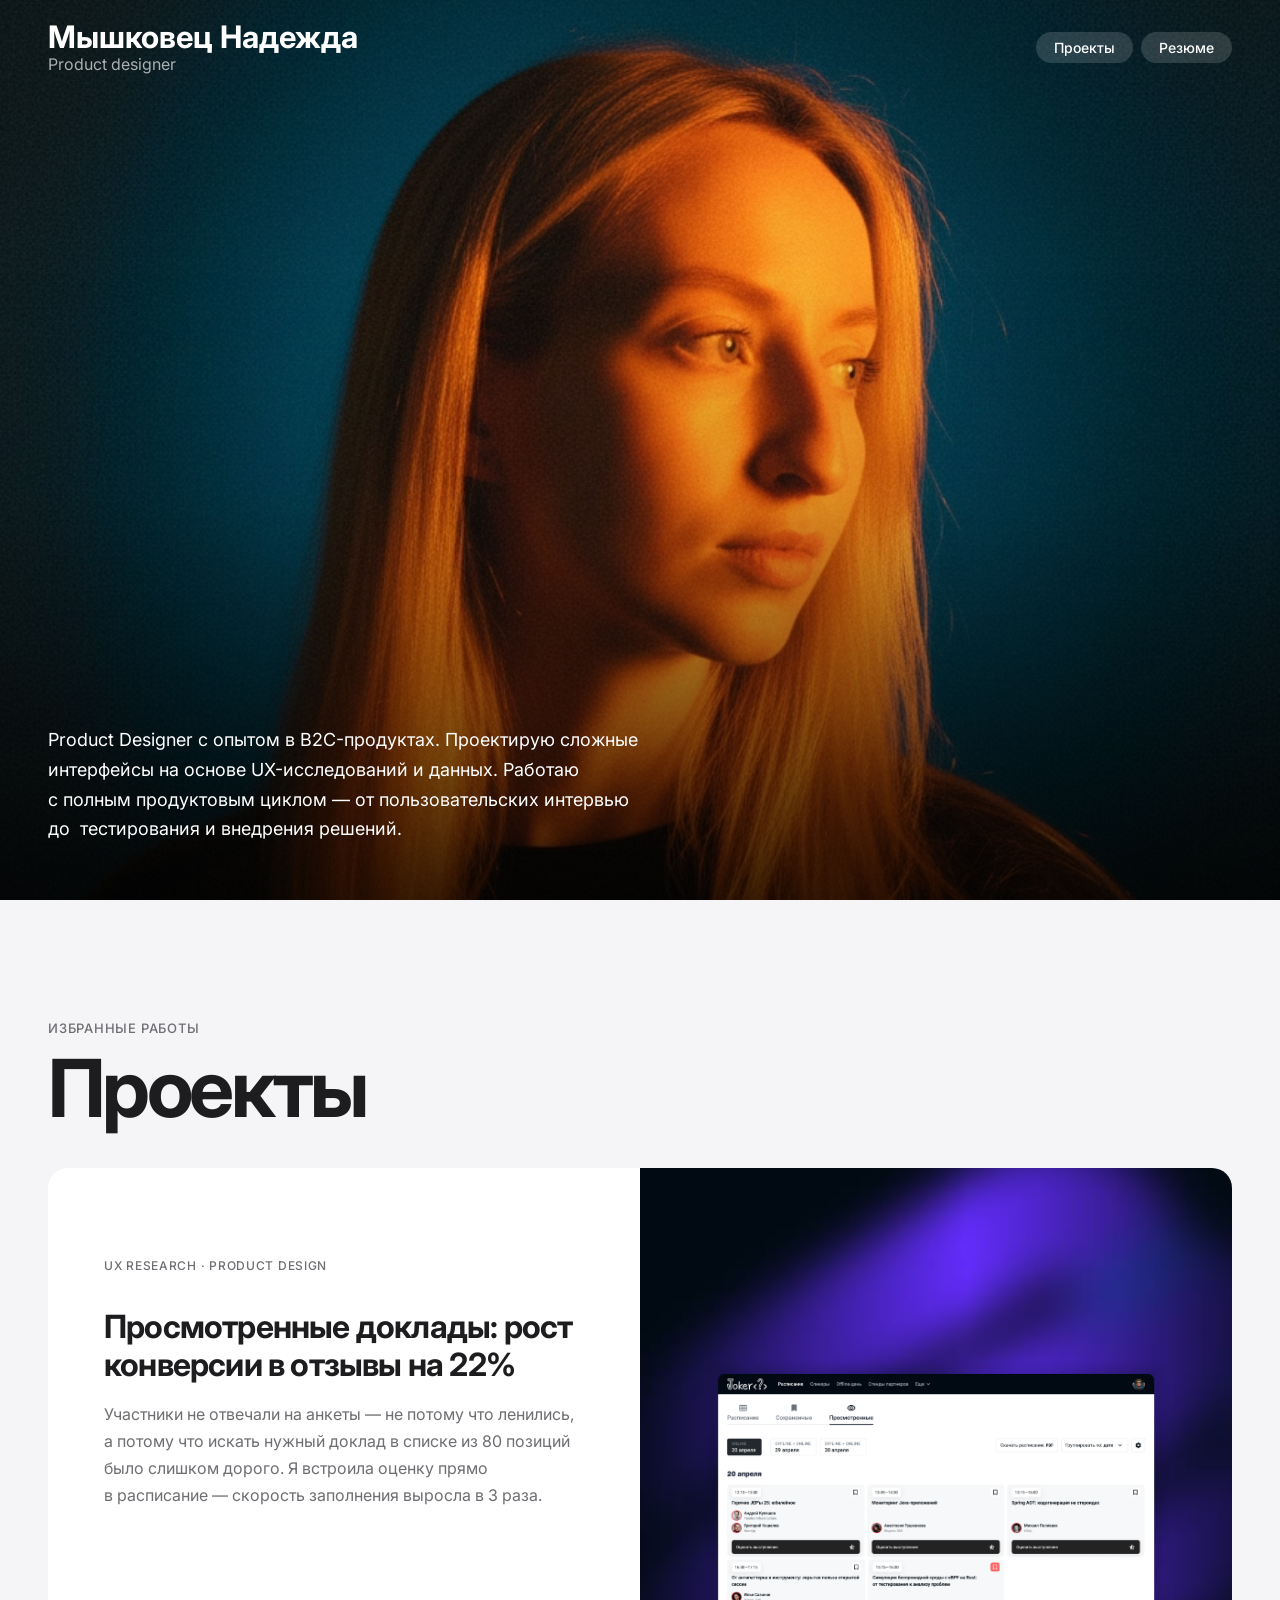
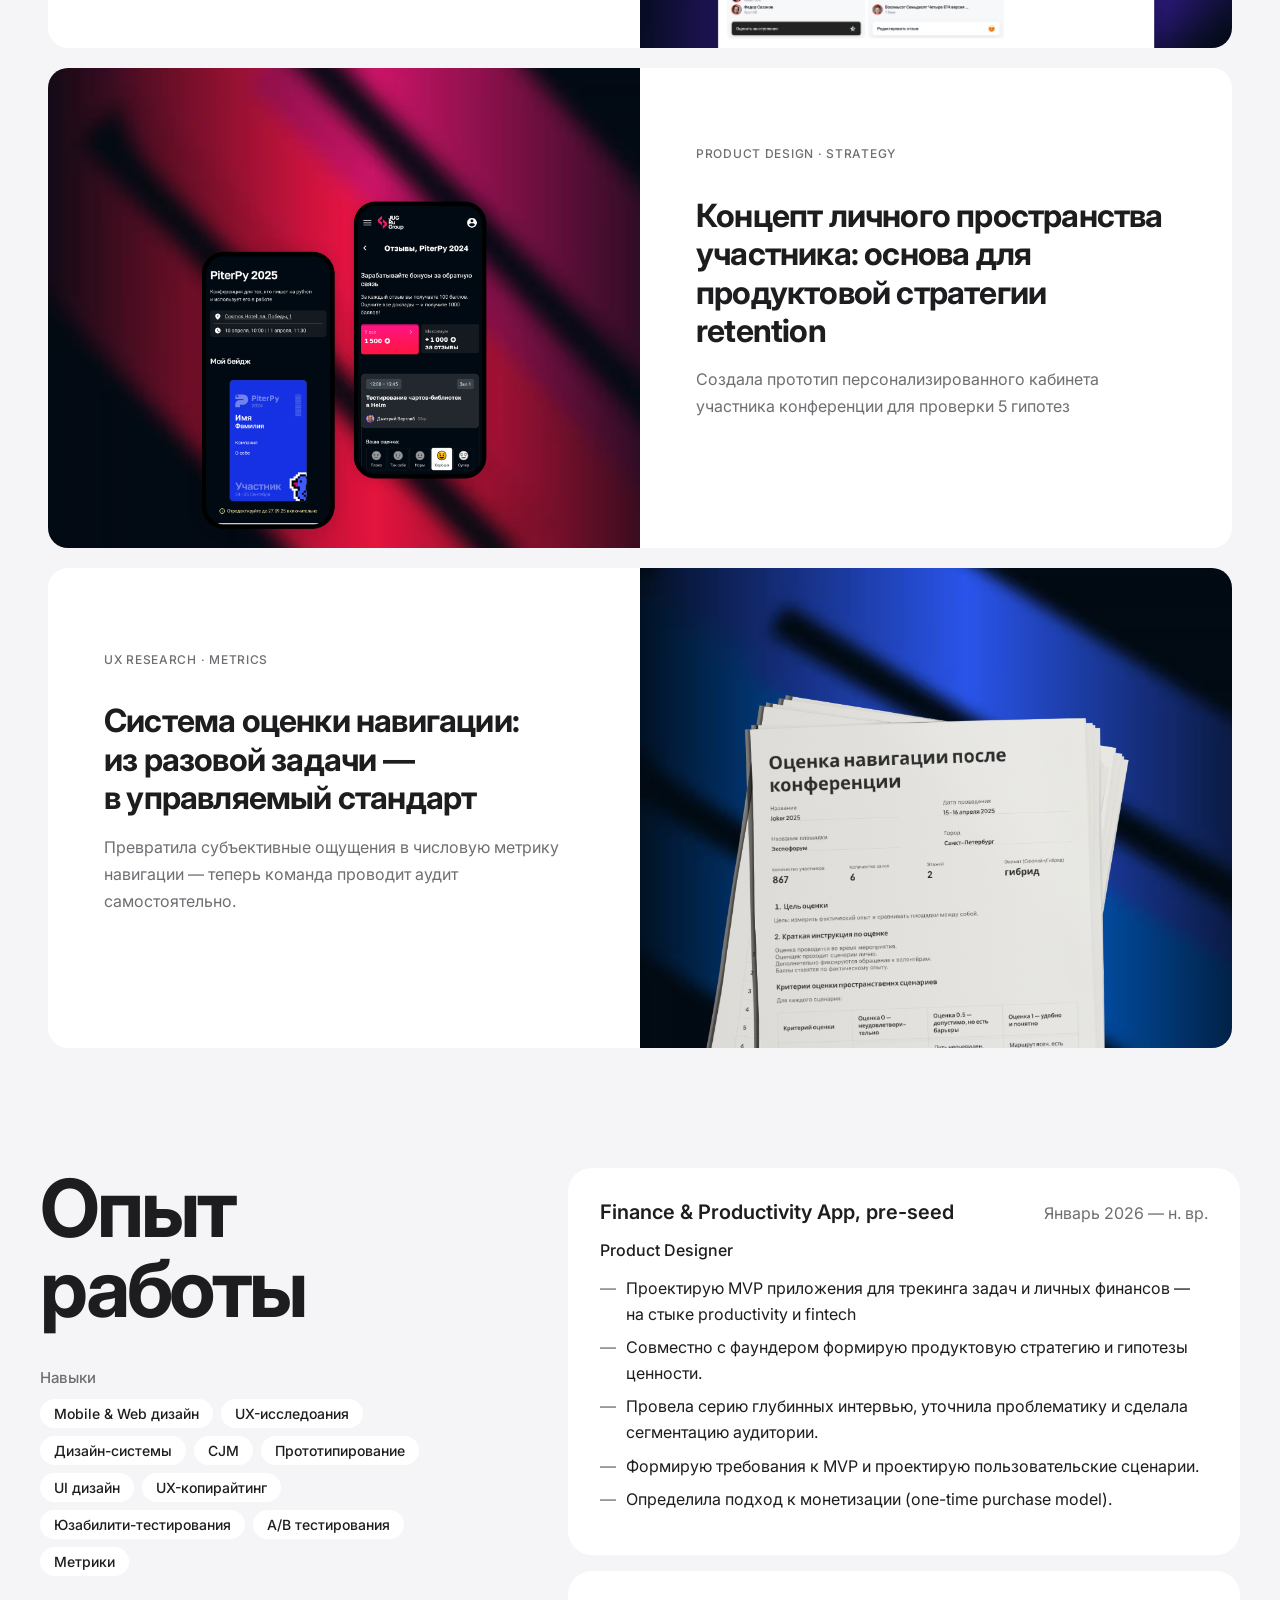
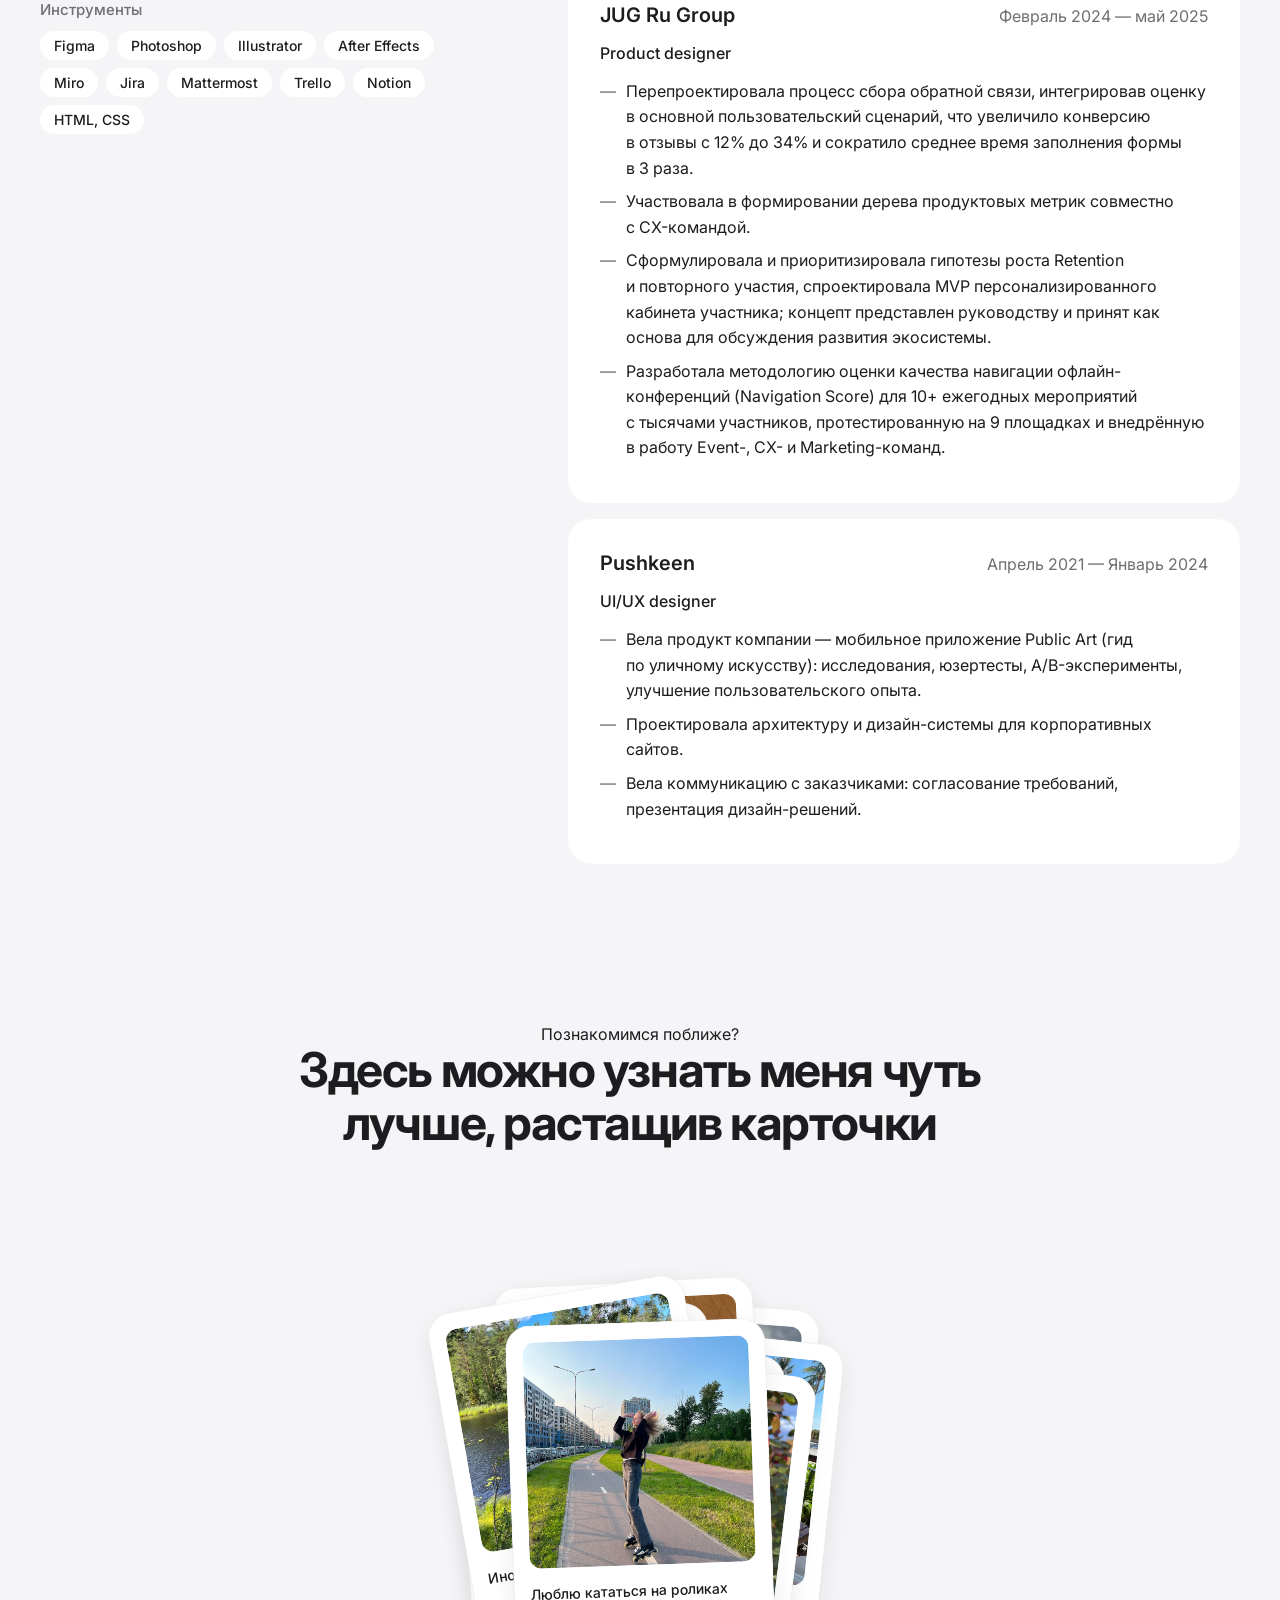
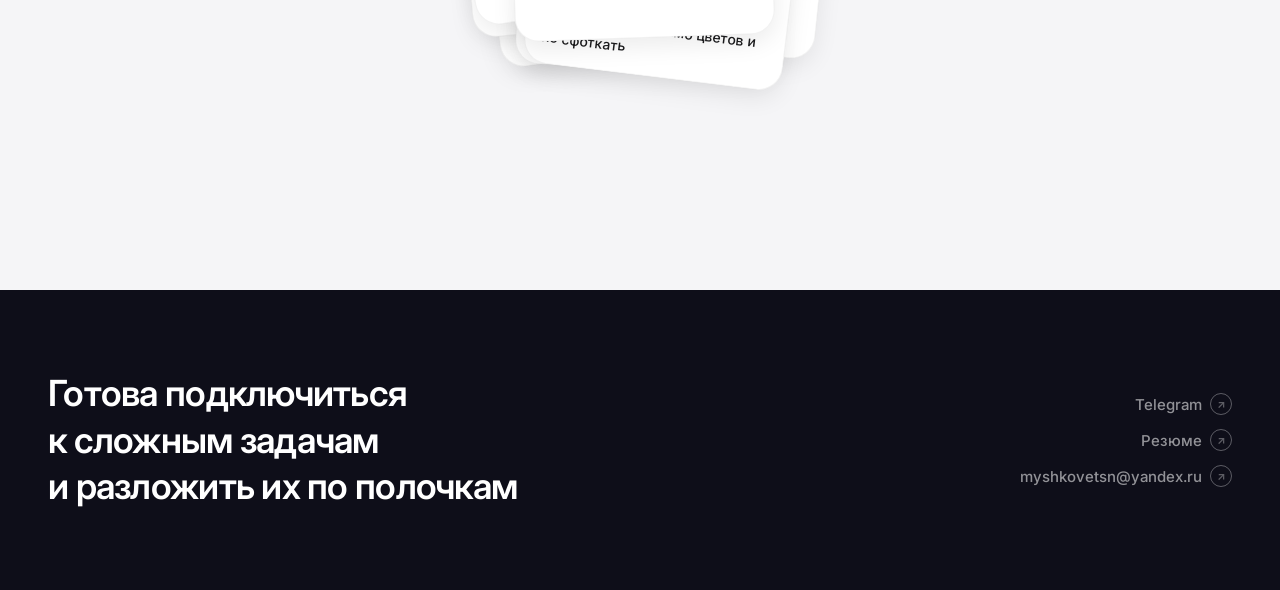
<file: index.html>
<!doctype html>
<html lang="ru">
  <head>
    <meta charset="UTF-8" />
    <meta name="viewport" content="width=device-width, initial-scale=1.0" />
    <title>Мышковец Надежда — Product Designer</title>
    <meta name="description" content="Мышковец Надежда — Product Designer с опытом в B2C-продуктах" />
    <meta property="og:title" content="Мышковец Надежда — Product Designer" />
    <meta property="og:description" content="Проектирую сложные интерфейсы на основе UX-исследований и данных" />
    <meta property="og:image" content="https://myshkovetsn.ru/images/hero.avif" />
    <meta property="og:type" content="website" />
    <link rel="preconnect" href="https://fonts.googleapis.com" />
    <link rel="preconnect" href="https://fonts.gstatic.com" crossorigin />
    <link href="https://fonts.googleapis.com/css2?family=Inter:wght@400;500;600;700&display=swap" rel="stylesheet" />
    <link rel="icon" type="image/png" href="images/favicon.png" />
    <link rel="icon" type="image/ico" href="images/favicon.favIcon.ico" />

    <style>
      *,
      *::before,
      *::after {
        box-sizing: border-box;
        margin: 0;
        padding: 0;
      }

      :root {
        --bg: #f5f5f7; /* Apple светло-серый */
        --white: #ffffff;
        --dark: #0e0e19;
        --text: #1d1d1f; /* Apple почти-чёрный */
        --muted: #6e6e73; /* Apple серый */
        --divider: rgba(0, 0, 0, 0.08);
        --accent: #0e0e19;
        --radius: 20px;
      }

      html {
        scroll-behavior: smooth;
      }
      body {
        font-family: "Inter", sans-serif;
        background: var(--bg);
        color: var(--text);
        -webkit-font-smoothing: antialiased;
        overflow-x: hidden;
      }

      /* ══════════════════════ NAV ══════════════════════ */
      .site-nav {
        position: fixed;
        top: 0;
        left: 0;
        right: 0;
        z-index: 200;
        padding: 20px 48px;
        display: flex;
        align-items: center;
        justify-content: space-between;
        transition:
          background 0.35s,
          backdrop-filter 0.35s,
          border-color 0.35s;
        border-bottom: 1px solid transparent;
      }
      .site-nav.solid {
        background: rgba(255, 255, 255, 0.85);
        backdrop-filter: saturate(180%) blur(20px);
        -webkit-backdrop-filter: saturate(180%) blur(20px);
        border-color: var(--divider);
      }

      .nav-logo {
        text-decoration: none;
        display: flex;
        flex-direction: column;
      }
      .nav-logo-name {
        font-weight: 700;
        font-size: 31px;
        line-height: 1.1;
        color: #fff;
        transition:
          font-size 0.35s,
          color 0.35s;
      }
      .nav-logo-role {
        font-size: 16px;
        color: rgba(255, 255, 255, 0.65);
        max-height: 26px;
        overflow: hidden;
        transition:
          max-height 0.35s,
          opacity 0.35s;
      }
      .site-nav.solid .nav-logo-name {
        font-size: 15px;
        color: var(--text);
      }
      .site-nav.solid .nav-logo-role {
        max-height: 0;
        opacity: 0;
      }

      .nav-links {
        display: flex;
        gap: 8px;
        list-style: none;
      }
      .nav-pill {
        font-size: 14px;
        font-weight: 500;
        text-decoration: none;
        border-radius: 100px;
        padding: 7px 18px;
        background: rgba(255, 255, 255, 0.15);
        color: #fff;
        transition:
          background 0.2s,
          color 0.2s;
      }
      .site-nav.solid .nav-pill {
        background: rgba(0, 0, 0, 0.06);
        color: var(--text);
      }
      .nav-pill:hover {
        opacity: 0.7;
      }

      .nav-burger {
        display: none;
        flex-direction: column;
        gap: 5px;
        cursor: pointer;
        background: none;
        border: none;
        padding: 4px;
      }
      .nav-burger span {
        display: block;
        width: 24px;
        height: 2px;
        background: #fff;
        border-radius: 2px;
        transition: background 0.3s;
      }
      .site-nav.solid .nav-burger span {
        background: var(--text);
      }

      .nav-overlay {
        display: none;
        position: fixed;
        inset: 0;
        z-index: 190;
        background: var(--dark);
        flex-direction: column;
        padding: 100px 32px 48px;
        opacity: 0;
        transition: opacity 0.25s;
      }
      .nav-overlay.open {
        display: flex;
        opacity: 1;
      }
      .nav-overlay .ol-link {
        font-size: 30px;
        font-weight: 700;
        color: #fff;
        text-decoration: none;
        margin-bottom: 20px;
        display: block;
      }
      .overlay-contacts {
        margin-top: 40px;
        padding-top: 24px;
        border-top: 1px solid rgba(255, 255, 255, 0.1);
        display: flex;
        flex-direction: column;
      }
      .overlay-contacts a {
        font-size: 15px;
        color: rgba(255, 255, 255, 0.45);
        text-decoration: none;
        margin-bottom: 12px;
      }
      .close-btn {
        position: absolute;
        top: 20px;
        right: 28px;
        background: none;
        border: none;
        color: #fff;
        font-size: 36px;
        cursor: pointer;
        line-height: 1;
      }

      /* ══════════════════════ HERO ══════════════════════ */
      .hero {
        position: relative;
        width: 100%;
        height: 100vh;
        overflow: hidden;
        background: #111;
      }
      .hero-bg {
        position: absolute;
        inset: 0;
        width: 100%;
        height: 100%;
        object-fit: cover;
        object-position: center 45%;
        animation: heroIn 1.2s cubic-bezier(0.25, 0.46, 0.45, 0.94) both;
      }
      @keyframes heroIn {
        from {
          transform: scale(1.06);
          opacity: 0;
        }
        to {
          transform: scale(1);
          opacity: 1;
        }
      }
      .hero-overlay {
        position: absolute;
        inset: 0;
        background: linear-gradient(to top, rgba(0, 0, 0, 0.75) 0%, rgba(0, 0, 0, 0.1) 45%, transparent 70%);
      }
      .hero-text {
        position: absolute;
        bottom: 56px;
        left: 48px;
        max-width: 600px;
        color: #fff;
        animation: textIn 1s 0.6s cubic-bezier(0.25, 0.46, 0.45, 0.94) both;
      }
      .hero-text p {
        font-size: 18px;
        line-height: 1.65;
      }
      @keyframes textIn {
        from {
          opacity: 0;
          transform: translateY(20px);
        }
        to {
          opacity: 1;
          transform: none;
        }
      }

      /* ══════════════════════ PROJECTS ══════════════════════ */
      #projects {
        padding: 120px 48px;
        max-width: 1540px;
        margin: 0 auto;
      }

      .section-eyebrow {
        font-size: 13px;
        font-weight: 500;
        letter-spacing: 0.06em;
        text-transform: uppercase;
        color: var(--muted);
        margin-bottom: 12px;
      }
      .section-headline {
        font-size: 80px;
        font-weight: 700;
        letter-spacing: -0.04em;
        line-height: 1;
        margin-bottom: 40px;
      }
      .section-sub {
        font-size: 17px;
        color: var(--muted);
        margin-bottom: 72px;
      }

      /* Карточки */
      .projects-list {
        display: flex;
        flex-direction: column;
        gap: 20px;
      }

      .p-card {
        display: grid;
        grid-template-columns: 1fr 1fr;
        min-height: 480px;
        border-radius: 20px;
        overflow: hidden;
        text-decoration: none;
        color: inherit;
        background: var(--white);
        transition:
          transform 0.4s cubic-bezier(0.4, 0, 0.2, 1),
          box-shadow 0.4s ease;
      }
      .p-card:hover {
        transform: translateY(-4px);
        box-shadow: 0 24px 64px rgba(0, 0, 0, 0.1);
      }
      .p-card.img-left .p-image {
        order: -1;
      }

      .p-text {
        padding: 64px 56px;
        display: flex;
        flex-direction: column;
        justify-content: center;
      }
      .p-eyebrow {
        font-size: 12px !important;
        font-weight: 500;
        letter-spacing: 0.06em;
        text-transform: uppercase;
        color: var(--muted);
        margin-bottom: 16px;
      }
      .p-text h3 {
        font-size: 32px;
        font-weight: 700;
        letter-spacing: -0.025em;
        line-height: 1.2;
        margin-bottom: 16px;
      }
      .p-card:hover .p-text h3 {
        text-decoration: underline;
        text-underline-offset: 3px;
      }
      .p-text p {
        font-size: 16px;
        color: var(--muted);
        line-height: 1.7;
        margin-bottom: 32px;
      }
      .p-cta {
        font-size: 15px;
        font-weight: 500;
        color: var(--accent);
        display: inline-flex;
        align-items: center;
        gap: 6px;
        opacity: 0;
        transform: translateX(-8px);
        transition:
          opacity 0.25s,
          transform 0.25s;
      }
      .p-card:hover .p-cta {
        opacity: 1;
        transform: none;
      }

      .p-image {
        position: relative;
        overflow: hidden; /* ключевой момент */
        background: #e8e8ed;
      }
      /* Фон — растягивается на всю область, статичный */
      .img-bg {
        position: absolute;
        inset: 0;
        width: 100%;
        height: 100%;
        object-fit: cover;
        display: block;
      }

      /* UI — показывается в натуральном размере, не обрезается */
      .img-ui {
        position: absolute;
        bottom: 0;
        left: 50%;
        transform: translateX(-50%) scale(0.95);
        width: 100%;
        max-height: 100%;
        object-fit: contain;
        transform-origin: bottom center;
        transition: transform 0.6s cubic-bezier(0.4, 0, 0.2, 1);
      }
      .p-card:hover .img-ui {
        transform: translateX(-50%) scale(1.04);
      }

      /* ══════════════════════════════
    ОПЫТ РАБОТЫ
    ══════════════════════════════ */
      .experience-section {
        max-width: 1540px;
        margin: 0 auto;
        padding: 0 40px;
        display: grid;
        grid-template-columns: 1fr 1.5fr;
        /* Сетка как в проектах */
        gap: 80px;
        align-items: start;
      }

      /* Фикс для левой колонки и прилипания */
      .experience-left {
        height: 100%;
      }

      .skills-sticky-wrap {
        position: sticky;
        top: 140px;
        /* Прилипает к верху при скролле */
      }

      .skills-block {
        margin-top: 40px;
      }

      .skills-label {
        font-size: 15px;
        font-weight: 500;
        color: var(--muted);
        margin: 24px 0 12px;
      }

      .skills-list {
        display: flex;
        flex-wrap: wrap;
        gap: 8px;
      }

      .skill-tag {
        padding: 6px 14px;
        background: #fff;
        border: 1px solid var(--border);
        border-radius: 100px;
        font-size: 14px;
        font-weight: 500;
      }

      /* Карточки опыта в стиле Apple (без теней) */
      .experience-list {
        display: flex;
        flex-direction: column;
        gap: 16px;
      }

      .exp-item {
        background: #fff;
        padding: 32px;
        border-radius: 24px;
        border: 1px solid var(--border);
      }

      .exp-company {
        font-size: 20px;
        font-weight: 700;
        margin-bottom: 4px;
      }

      .exp-role {
        font-size: 15px;
        color: var(--muted);
        margin-bottom: 20px;
      }

      .exp-description li {
        font-size: 15px;
        line-height: 1.6;
        margin-bottom: 8px;
        color: var(--text);
      }

      .exp-header {
        display: flex;
        justify-content: space-between;
        align-items: baseline;
        margin-bottom: 12px;
      }

      .exp-company {
        font-size: 20px;
        font-weight: 600;
        color: var(--text);
      }

      .exp-date {
        font-size: 16px;
        color: var(--muted);
      }

      .exp-role {
        font-size: 16px;
        font-weight: 500;
        margin-bottom: 16px;
        color: var(--text);
      }

      .exp-description {
        font-size: 15px;
        line-height: 1.6;
        margin-bottom: 10px;
        color: #3a3a3c;
      }

      .exp-description li {
        font-size: 16px;
        line-height: 1.6;
        color: var(--text);
        margin-bottom: 8px;
        display: flex;
        gap: 10px;
      }

      .exp-description li::before {
        content: "—";
        /* Твой фирменный дефис */
        color: var(--muted);
      }

      /* ══════════════════════════════
       PHOTO CARDS — карточки с моими фотографиями
       ══════════════════════════════ */
      #about-me {
        padding: 160px 20px; /* Тот самый отступ, который мы выбрали */
        background: var(--bg); /* Возвращаем светлый фон */
        color: var(--text);
        text-align: center;
        overflow: hidden;
        position: relative;
      }

      .about-title {
        font-size: 48px;
        font-weight: 700;
        letter-spacing: -0.03em;
        line-height: 1.1;
        max-width: 800px;
        margin: 0 auto 80px;
        color: var(--text); /* Гарантируем читаемость */
      }

      .photo-stack {
        position: relative;
        height: 500px; /* Высота зоны для раскидывания */
        max-width: 1000px;
        margin: 0 auto;
      }

      .stack-card {
        position: absolute;
        top: 50%;
        left: 50%;
        width: 260px; /* Немного компактнее для 9 штук */
        padding: 16px; /* Фиксированный отступ от края карточки до контента */
        background: #fff;
        border-radius: 24px;
        box-shadow: 0 8px 24px rgba(0, 0, 0, 0.08); /* Деликатная тень на светлом фоне */
        cursor: grab;
        transform: translate(calc(-50% + var(--x)), calc(-50% + var(--y))) rotate(var(--angle));
        transition: transform 0.3s cubic-bezier(0.2, 0.8, 0.2, 1);
        border: 1px solid rgba(0, 0, 0, 0.05); /* Тонкая рамка, чтобы карточка не сливалась с фоном f1f1f1 */
      }

      .stack-card:active {
        cursor: grabbing;
        scale: 1.05;
        z-index: 100;
      }

      .stack-card img {
        width: 100%;
        aspect-ratio: 1;
        object-fit: cover;
        border-radius: 12px;
        display: block;
        margin-bottom: 16px; /* Фиксированное расстояние от фото до текста */
        pointer-events: none; /* Дополнительная защита от Eagle */
      }

      .card-caption {
        font-size: 14px;
        line-height: 1.4;
        color: #1c1c1e;
        font-weight: 500;
        text-align: left;
        min-height: 40px; /* Резервируем место под 2 строки, чтобы карточки были одной высоты */
      }

      /* ══════════════════════ FOOTER ══════════════════════ */
      .site-footer {
        background: var(--dark);
        color: #fff;
        padding: 80px 48px;
        display: grid;
        grid-template-columns: 1fr auto;
        align-items: center;
        gap: 40px;
      }
      .footer-headline {
        font-size: 36px;
        font-weight: 600;
        letter-spacing: -0.02em;
        line-height: 1.3;
        max-width: 520px;
      }
      .footer-links {
        display: flex;
        flex-direction: column;
        gap: 14px;
        align-items: flex-end;
      }
      .footer-links a {
        font-size: 15px;
        font-weight: 500;
        color: rgba(255, 255, 255, 0.55);
        text-decoration: none;
        display: flex;
        align-items: center;
        gap: 8px;
        transition: color 0.2s;
      }
      .footer-links a:hover {
        color: #fff;
      }
      .arr {
        display: inline-flex;
        align-items: center;
        justify-content: center;
        width: 22px;
        height: 22px;
        border: 1.5px solid currentColor;
        border-radius: 50%;
        font-size: 11px;
        font-weight: 700;
        opacity: 0.6;
        flex-shrink: 0;
        transition: opacity 0.2s;
      }
      .footer-links a:hover .arr {
        opacity: 1;
      }

      /* ══════════════════════ FADE-UP ══════════════════════ */
      .fade-up {
        opacity: 0;
        transform: translateY(32px);
        transition:
          opacity 0.75s ease,
          transform 0.75s ease;
      }
      .fade-up.in {
        opacity: 1;
        transform: none;
      }

      /* ══════════════════════ MOBILE ══════════════════════ */
      @media (max-width: 800px) {
        html,
        body {
          width: 100%;
          overflow-x: hidden;
        }
        .site-nav {
          padding: 16px 20px;
        }
        .nav-links {
          display: none;
        }
        .nav-burger {
          display: flex;
        }

        .hero-text {
          left: 20px;
          bottom: 32px;
        }
        .hero-text p {
          font-size: 16px;
        }

        #projects {
          padding: 80px 16px;
        }
        .section-headline {
          font-size: 44px;
        }
        .section-sub {
          margin-bottom: 40px;
        }

        @media (max-width: 800px) {
          .p-card {
            grid-template-columns: 1fr;
            max-height: unset;
          }

          .p-text {
            padding: 32px 20px;
          }

          .p-image {
            aspect-ratio: 4 / 3;
          }

          .img-ui {
            width: 85%;
          }
        }
        .p-card.img-left .p-image {
          order: 0;
        }

        .p-text h3 {
          font-size: 24px;
        }
        .p-cta {
          opacity: 1;
          transform: none;
        }
        #about-me {
          padding: 80px 16px;
        }

        .about-title {
          font-size: 28px;
          margin-bottom: 40px;
          max-width: 100%;
        }
        .exp-header {
          flex-direction: column;
          align-items: flex-start;
          gap: 4px;
        }

        /* Ограничиваем высоту зоны, чтобы карточки не разлетались за пределы экрана */
        .photo-stack {
          height: 400px;
          width: 100%;
        }

        /* Уменьшаем карточки, чтобы они не занимали весь экран */
        .stack-card {
          width: 180px; /* Было 260px */
          padding: 10px;
          border-radius: 16px;
          touch-action: none; /* Запрещает скролл страницы, когда палец на карточке */
        }

        .stack-card img {
          margin-bottom: 8px;
          border-radius: 8px;
        }

        .card-caption {
          font-size: 12px;
          min-height: 32px; /* Чуть меньше подпись */
        }

        /* ФИКС ОПЫТА РАБОТЫ */
        .experience-section {
          grid-template-columns: 1fr;
          gap: 32px;
          padding: 0 16px;
          margin: 80px 0;
          width: 100%;
        }

        .skills-sticky-wrap {
          position: static;
          width: 100%;
        }

        .experience-list {
          width: 100%;
          gap: 12px;
        }

        .exp-item {
          padding: 24px;
          width: 100%;
        }

        .site-footer {
          grid-template-columns: 1fr;
          padding: 56px 20px;
        }
        .footer-links {
          align-items: flex-start;
        }
        .footer-headline {
          font-size: 26px;
        }
      }
    </style>
  </head>
  <body>
    <nav class="site-nav" id="mainNav">
      <a href="index.html" class="nav-logo">
        <span class="nav-logo-name">Мышковец Надежда</span>
        <span class="nav-logo-role">Product designer</span>
      </a>
      <ul class="nav-links">
        <li><a class="nav-pill" href="#projects">Проекты</a></li>
        <li><a class="nav-pill" href="https://disk.yandex.ru/d/tPOqESseJCzjCw" target="_blank">Резюме</a></li>
      </ul>
      <button class="nav-burger" id="burgerBtn" aria-label="Меню"><span></span><span></span><span></span></button>
    </nav>

    <div class="nav-overlay" id="navOverlay">
      <button class="close-btn" id="closeBtn">×</button>
      <a class="ol-link" href="#projects" id="olProjects">Проекты</a>
      <a class="ol-link" href="https://disk.yandex.ru/d/tPOqESseJCzjCw" target="_blank">Резюме</a>
      <div class="overlay-contacts">
        <a href="https://t.me/NadyaMyshk" target="_blank">Telegram</a>
        <a href="mailto:myshkovetsn&#64;yandex.ru">myshkovetsn&#64;yandex.ru</a>
      </div>
    </div>

    <!-- HERO -->
    <div class="hero">
      <img class="hero-bg" src="images/hero.avif" alt="Мышковец Надежда" />
      <div class="hero-overlay"></div>
      <div class="hero-text">
        <p>
          Product Designer с опытом в B2C-продуктах. Проектирую сложные интерфейсы на основе UX-исследований и данных. Работаю с полным продуктовым циклом — от пользовательских интервью до
           тестирования и внедрения решений.
        </p>
      </div>
    </div>

    <!-- PROJECTS -->
    <section id="projects">
      <p class="section-eyebrow fade-up">Избранные работы</p>
      <h2 class="section-headline fade-up">Проекты</h2>

      <div class="projects-list">
        <a class="p-card fade-up" href="rating.html">
          <div class="p-text">
            <p class="p-eyebrow">UX Research · Product Design</p>
            <h3>Просмотренные доклады: рост конверсии в отзывы на 22%</h3>
            <p>
              Участники не отвечали на анкеты — не потому что ленились, а потому что искать нужный доклад в списке из 80 позиций было слишком дорого. Я встроила оценку прямо в расписание — скорость
              заполнения выросла в 3 раза.
            </p>
            <span class="p-cta">Смотреть проект →</span>
          </div>
          <div class="p-image">
            <img class="img-bg" src="images/rating-bg.avif" alt="" />
            <img class="img-ui" src="images/rating-ui.png" alt="Просмотренные доклады" />
          </div>
        </a>

        <a class="p-card img-left fade-up" href="account.html">
          <div class="p-text">
            <p class="p-eyebrow">Product Design · Strategy</p>
            <h3>Концепт личного пространства участника: основа для продуктовой стратегии retention</h3>
            <p>Создала прототип персонализированного кабинета участника конференции для проверки 5 гипотез</p>
            <span class="p-cta">Смотреть проект →</span>
          </div>

          <div class="p-image">
            <img class="img-bg" src="images/account-bg.avif" alt="" />
            <img class="img-ui" src="images/account-ui.png" alt="Личное пространство" />
          </div>
        </a>

        <a class="p-card fade-up" href="navigation.html">
          <div class="p-text">
            <p class="p-eyebrow">UX Research · Metrics</p>
            <h3>Система оценки навигации: из разовой задачи — в управляемый стандарт</h3>
            <p>Превратила субъективные ощущения в числовую метрику навигации — теперь команда проводит аудит самостоятельно.</p>
            <span class="p-cta">Смотреть проект →</span>
          </div>
          <div class="p-image">
            <img class="img-bg" src="images/nav-bg.avif" alt="" />
            <img class="img-ui" src="images/nav-ui.png" alt="Система навигации" />
          </div>
        </a>
      </div>
    </section>

    <section class="experience-section fade-up">
      <div class="experience-left">
        <div class="skills-sticky-wrap">
          <h2 class="section-headline fade-up">Опыт работы</h2>

          <div class="skills-block">
            <p class="skills-label">Навыки</p>
            <div class="skills-list">
              <span class="skill-tag">Mobile & Web дизайн</span>
              <span class="skill-tag">UX-исследоания</span>
              <span class="skill-tag">Дизайн-системы</span>
              <span class="skill-tag">CJM</span>
              <span class="skill-tag">Прототипирование</span>
              <span class="skill-tag">UI дизайн</span>
              <span class="skill-tag">UX-копирайтинг</span>
              <span class="skill-tag">Юзабилити-тестирования</span>
              <span class="skill-tag">A/B тестирования</span>
              <span class="skill-tag">Метрики</span>
            </div>

            <p class="skills-label">Инструменты</p>
            <div class="skills-list">
              <span class="skill-tag">Figma</span>
              <span class="skill-tag">Photoshop</span>
              <span class="skill-tag">Illustrator</span>
              <span class="skill-tag">After Effects</span>
              <span class="skill-tag">Miro</span>
              <span class="skill-tag">Jira</span>
              <span class="skill-tag">Mattermost</span>
              <span class="skill-tag">Trello</span>
              <span class="skill-tag">Notion</span>
              <span class="skill-tag">HTML, CSS</span>
            </div>
          </div>
        </div>
      </div>

      <div class="experience-list">
        <div class="exp-item">
          <div class="exp-header">
            <div class="exp-company">Finance & Productivity App, pre-seed</div>
            <div class="exp-date">Январь 2026 — н. вр.</div>
          </div>
          <div class="exp-role">Product Designer</div>
          <ul class="exp-description">
            <li>Проектирую MVP приложения для трекинга задач и личных финансов — на стыке productivity и fintech</li>
            <li>Совместно с фаундером формирую продуктовую стратегию и гипотезы ценности.</li>
            <li>Провела серию глубинных интервью, уточнила проблематику и сделала сегментацию аудитории.</li>
            <li>Формирую требования к MVP и проектирую пользовательские сценарии.</li>
            <li>Определила подход к монетизации (one-time purchase model).</li>
          </ul>
        </div>

        <div class="exp-item">
          <div class="exp-header">
            <div class="exp-company">JUG Ru Group</div>
            <div class="exp-date">Февраль 2024 — май 2025</div>
          </div>
          <div class="exp-role">Product designer</div>
          <ul class="exp-description">
            <li>
              Перепроектировала процесс сбора обратной связи, интегрировав оценку в основной пользовательский сценарий, что увеличило конверсию в отзывы с 12% до 34% и сократило среднее время
              заполнения формы в 3 раза.
            </li>
            <li>Участвовала в формировании дерева продуктовых метрик совместно с CX-командой.</li>
            <li>
              Сформулировала и приоритизировала гипотезы роста Retention и повторного участия, спроектировала MVP персонализированного кабинета участника; концепт представлен руководству и принят как
              основа для обсуждения развития экосистемы.
            </li>
            <li>
              Разработала методологию оценки качества навигации офлайн-конференций (Navigation Score) для 10+ ежегодных мероприятий с тысячами участников, протестированную на 9 площадках и внедрённую
              в работу Event-, CX- и Marketing-команд.
            </li>
          </ul>
        </div>

        <div class="exp-item">
          <div class="exp-header">
            <div class="exp-company">Pushkeen</div>
            <div class="exp-date">Апрель 2021 — Январь 2024</div>
          </div>
          <div class="exp-role">UI/UX designer</div>
          <ul class="exp-description">
            <li>Вела продукт компании — мобильное приложение Public Art (гид по уличному искусству): исследования, юзертесты, A/B-эксперименты, улучшение пользовательского опыта.</li>
            <li>Проектировала архитектуру и дизайн-системы для корпоративных сайтов.</li>
            <li>Вела коммуникацию с заказчиками: согласование требований, презентация дизайн-решений.</li>
          </ul>
        </div>
      </div>
    </section>

    <section id="about-me">
      <div class="about-container">
        <p class="about-label">Познакомимся поближе?</p>
        <h2 class="about-title">Здесь можно узнать меня чуть лучше, растащив карточки</h2>

        <div class="photo-stack" id="stack">
          <!-- Карточка 9 -->
          <div class="stack-card" style="--angle: -8deg; --x: -30px; --y: 15px">
            <img src="images/photocard-golden hours.avif" alt="golden hours" />
            <div class="card-caption">Обожаю это чарующее освещение перед закатом</div>
          </div>
          <!-- Карточка 8 -->
          <div class="stack-card" style="--angle: 4deg; --x: 40px; --y: -20px">
            <img src="images/photocard-nature.avif" alt="nature" />
            <div class="card-caption">Ценю время, проведенное на природе</div>
          </div>
          <!-- Карточка 7 -->
          <div class="stack-card" style="--angle: -3deg; --x: -10px; --y: -40px">
            <img src="images/photocard-coffee.avif" alt="coffee" />
            <div class="card-caption">Мое утро не начнется без кофе</div>
          </div>
          <!-- Карточка 6 -->
          <div class="stack-card" style="--angle: 6deg; --x: 60px; --y: 10px">
            <img src="images/photocard-painting.avif" alt="painting" />
            <div class="card-caption">Пытаюсь рисовать акварелью</div>
          </div>
          <!-- Карточка 5 -->
          <div class="stack-card" style="--angle: -5deg; --x: -50px; --y: -10px">
            <img src="images/photocard-sewing.avif" alt="sewing" />
            <div class="card-caption">Шью себе одежду</div>
          </div>
          <!-- Карточка 4 -->
          <div class="stack-card" style="--angle: 2deg; --x: 10px; --y: 30px">
            <img src="images/photocard-sea.avif" alt="sea" />
            <div class="card-caption">Как и многие, люблю море</div>
          </div>
          <!-- Карточка 3 -->
          <div class="stack-card" style="--angle: -10deg; --x: -60px; --y: -30px">
            <img src="images/photocard-hiking.avif" alt="hiking" />
            <div class="card-caption">Иногда хожу в походы</div>
          </div>
          <!-- Карточка 2 -->
          <div class="stack-card" style="--angle: 7deg; --x: 30px; --y: 40px">
            <img src="images/photocard-roses.avif" alt="roses" />
            <div class="card-caption">Не могу пройти мимо цветов и не сфоткать</div>
          </div>
          <!-- Карточка 1 -->
          <div class="stack-card" style="--angle: -2deg; --x: 0px; --y: 0px">
            <img src="images/photocard-roller skates.avif" alt="roller skates" />
            <div class="card-caption">Люблю кататься на роликах</div>
          </div>
        </div>
      </div>
    </section>

    <!-- FOOTER -->
    <footer class="site-footer">
      <h2 class="footer-headline">Готова подключиться к сложным задачам и разложить их по полочкам</h2>
      <div class="footer-links">
        <a href="https://t.me/NadyaMyshk" target="_blank">Telegram <span class="arr">↗</span></a>
        <a href="https://disk.yandex.ru/d/tPOqESseJCzjCw" target="_blank">Резюме <span class="arr">↗</span></a>
        <a href="mailto:myshkovetsn&#64;yandex.ru">myshkovetsn&#64;yandex.ru <span class="arr">↗</span></a>
      </div>
    </footer>

    <script>
      const nav = document.getElementById("mainNav");
      function updateNav() {
        nav.classList.toggle("solid", window.scrollY > window.innerHeight * 0.55);
      }
      window.addEventListener("scroll", updateNav, { passive: true });
      updateNav();

      const overlay = document.getElementById("navOverlay");
      document.getElementById("burgerBtn").onclick = () => overlay.classList.add("open");
      document.getElementById("closeBtn").onclick = () => overlay.classList.remove("open");
      document.getElementById("olProjects").onclick = () => overlay.classList.remove("open");

      const fadeEls = document.querySelectorAll(".fade-up");
      if ("IntersectionObserver" in window) {
        const io = new IntersectionObserver(
          (ee) =>
            ee.forEach((e) => {
              if (e.isIntersecting) {
                e.target.classList.add("in");
                io.unobserve(e.target);
              }
            }),
          { threshold: 0, rootMargin: "0px 0px -40px 0px" },
        );
        fadeEls.forEach((el) => io.observe(el));
      } else {
        fadeEls.forEach((el) => el.classList.add("in"));
      }
      setTimeout(() => fadeEls.forEach((el) => el.classList.add("in")), 1500);
      const stack = document.getElementById("stack");
      const cards = document.querySelectorAll(".stack-card");
      <!-- Скрипт для перетаскивания -->

      cards.forEach((card) => {
        card.addEventListener("dragstart", (e) => e.preventDefault());
        let isDragging = false;
        let startX, startY;
        let currentX = 0,
          currentY = 0;

        card.addEventListener("mousedown", startDragging);
        window.addEventListener("mousemove", drag);
        window.addEventListener("mouseup", stopDragging);

        card.addEventListener("touchstart", (e) => startDragging(e.touches[0]));
        window.addEventListener("touchmove", (e) => drag(e.touches[0]));
        window.addEventListener("touchend", stopDragging);

        function startDragging(e) {
          cards.forEach((c) => (c.style.zIndex = 1));
          card.style.zIndex = 1000;
          isDragging = true;
          startX = e.clientX - currentX;
          startY = e.clientY - currentY;
          card.style.transition = "none";
        }

        function drag(e) {
          if (!isDragging) return;
          currentX = e.clientX - startX;
          currentY = e.clientY - startY;
          const angle = getComputedStyle(card).getPropertyValue("--angle");
          card.style.transform = `translate(calc(-50% + ${currentX}px), calc(-50% + ${currentY}px)) rotate(${angle})`;
        }

        function stopDragging() {
          isDragging = false;
          card.style.transition = "transform 0.5s cubic-bezier(0.2, 0.8, 0.2, 1)";
        }
      });
    </script>
  </body>
</html>
</file>
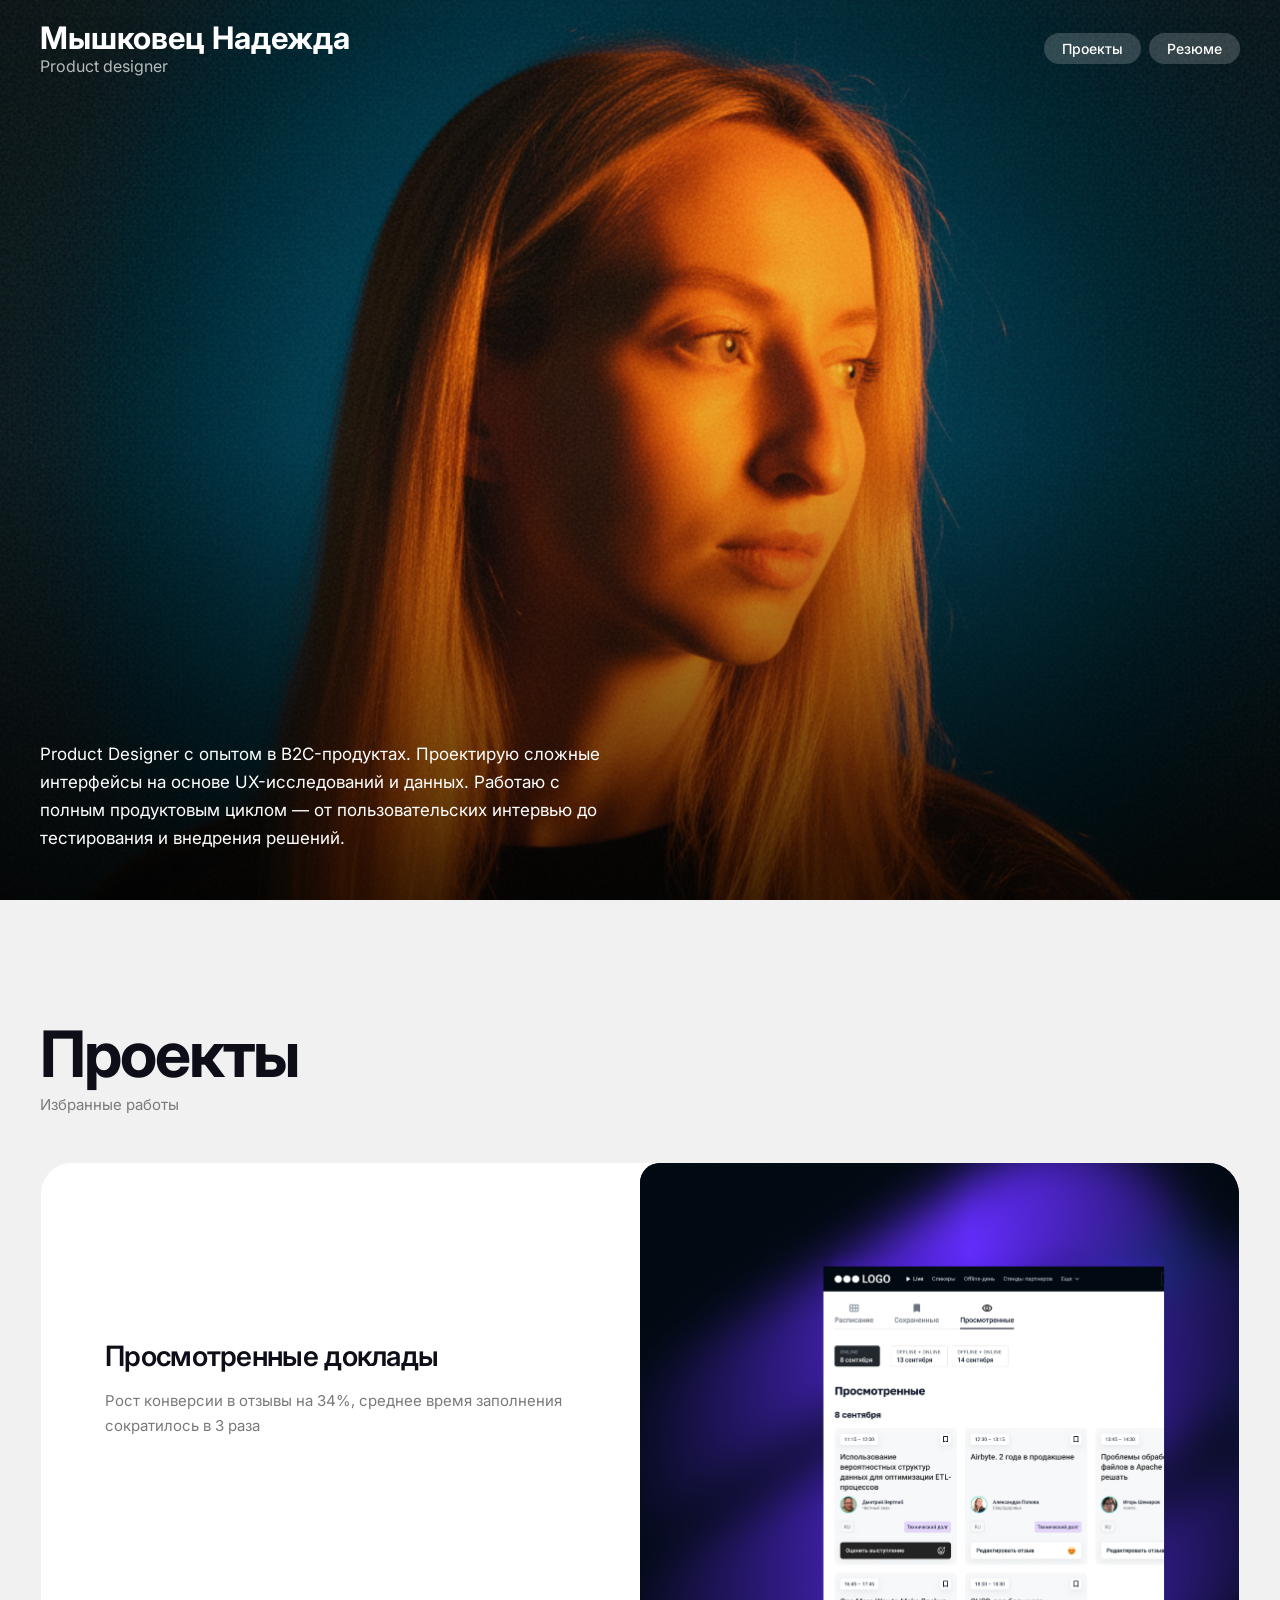
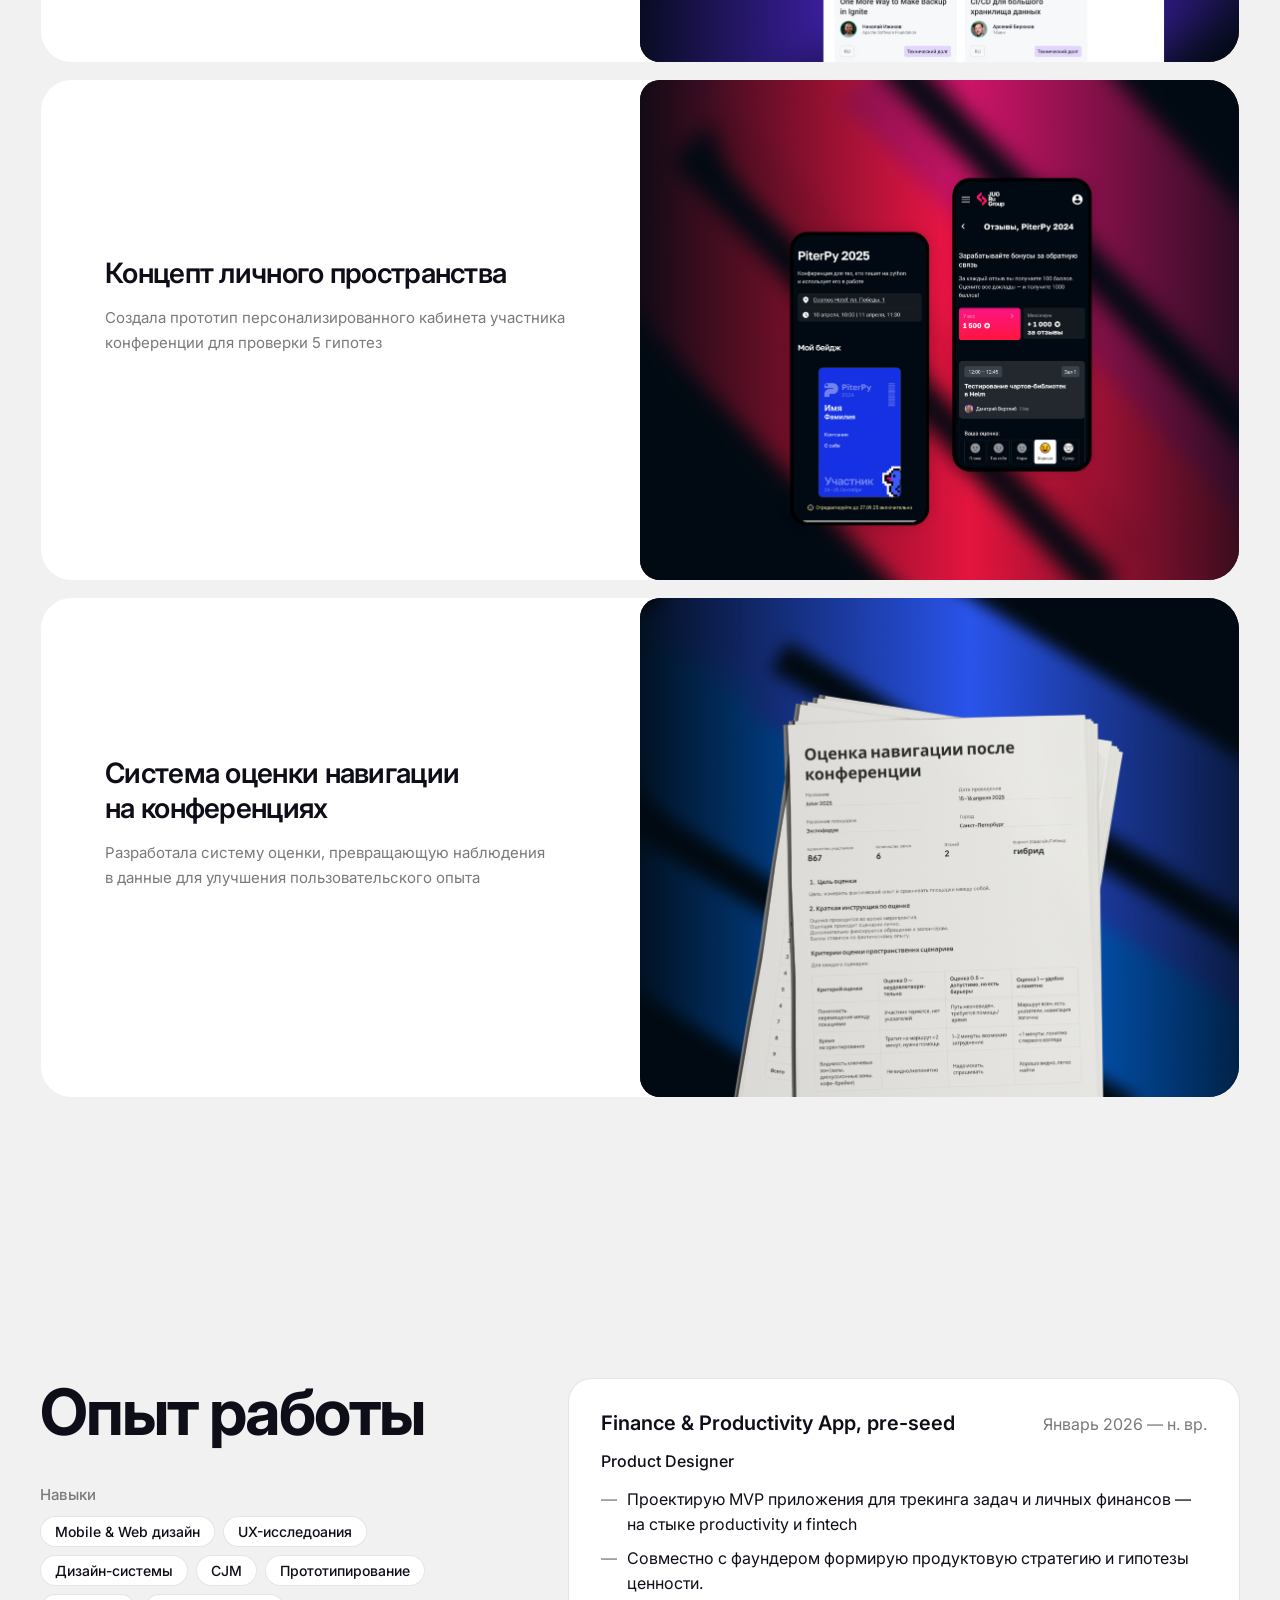
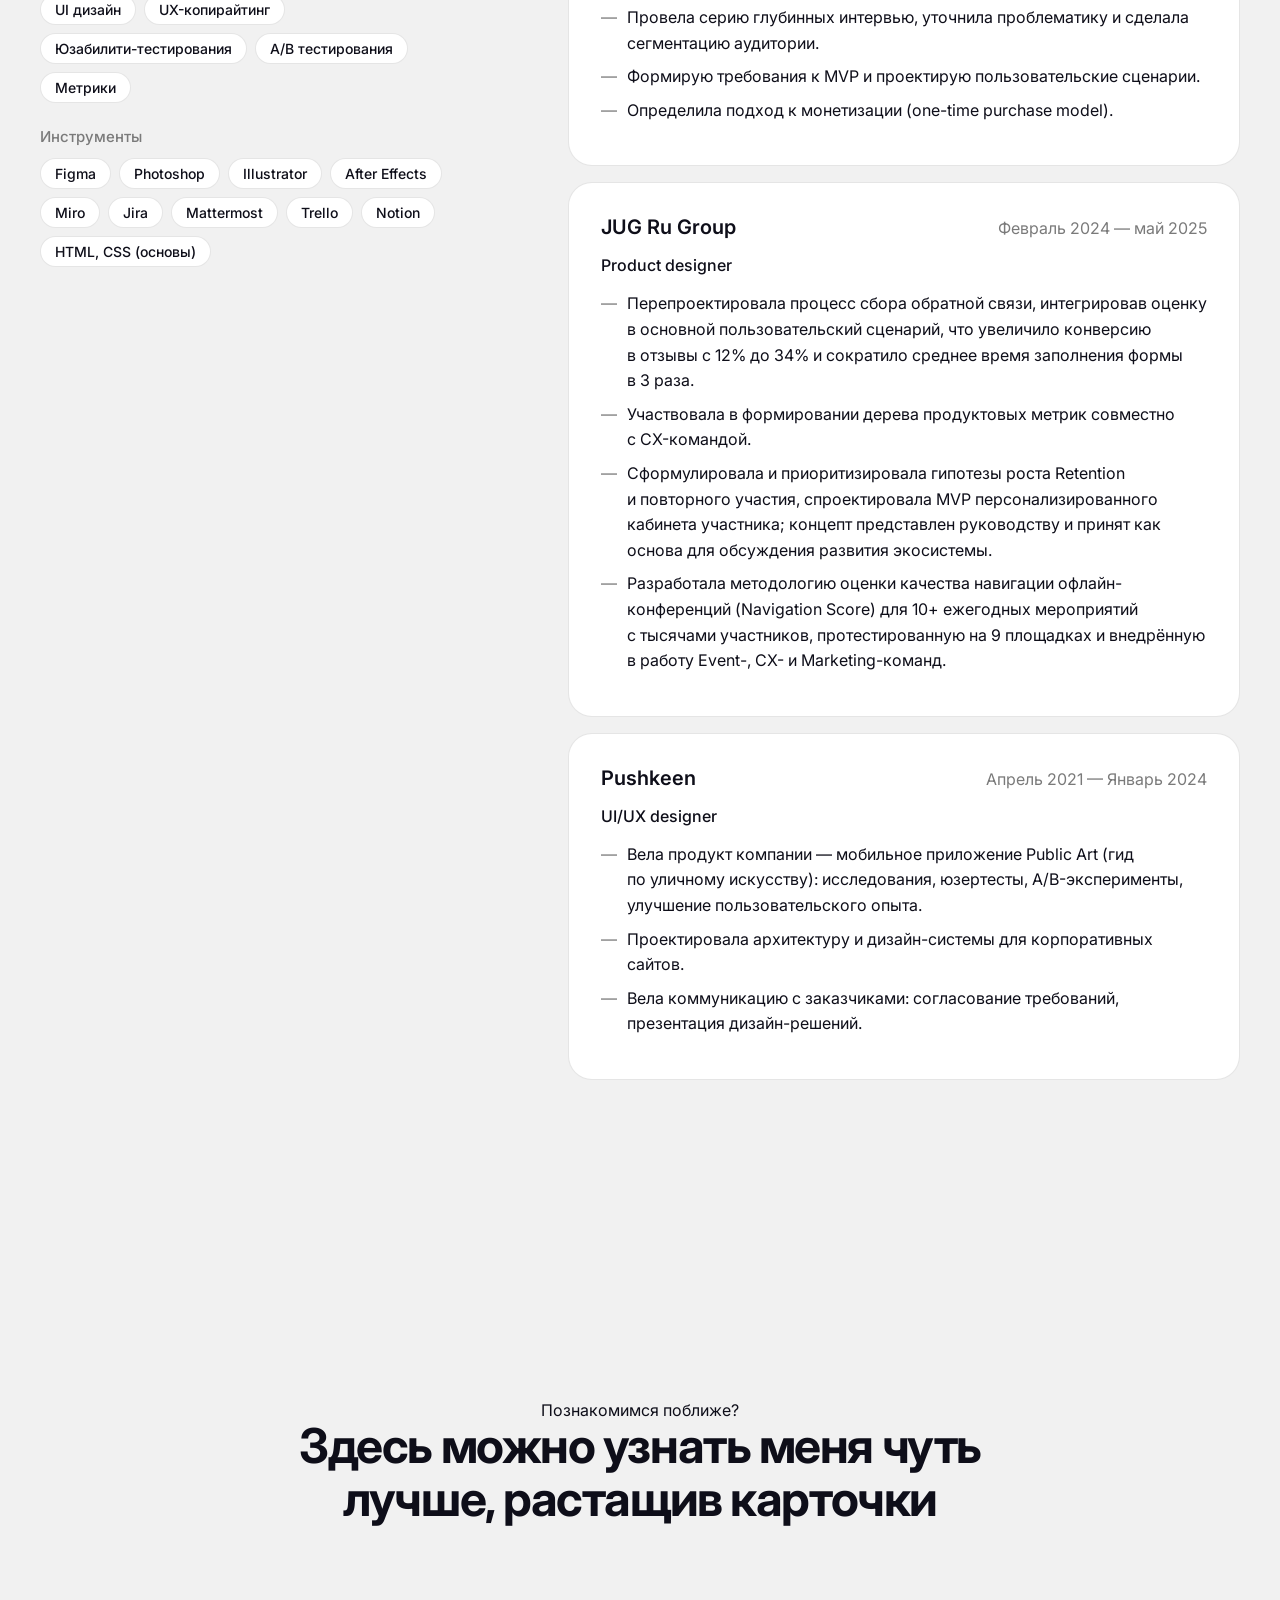
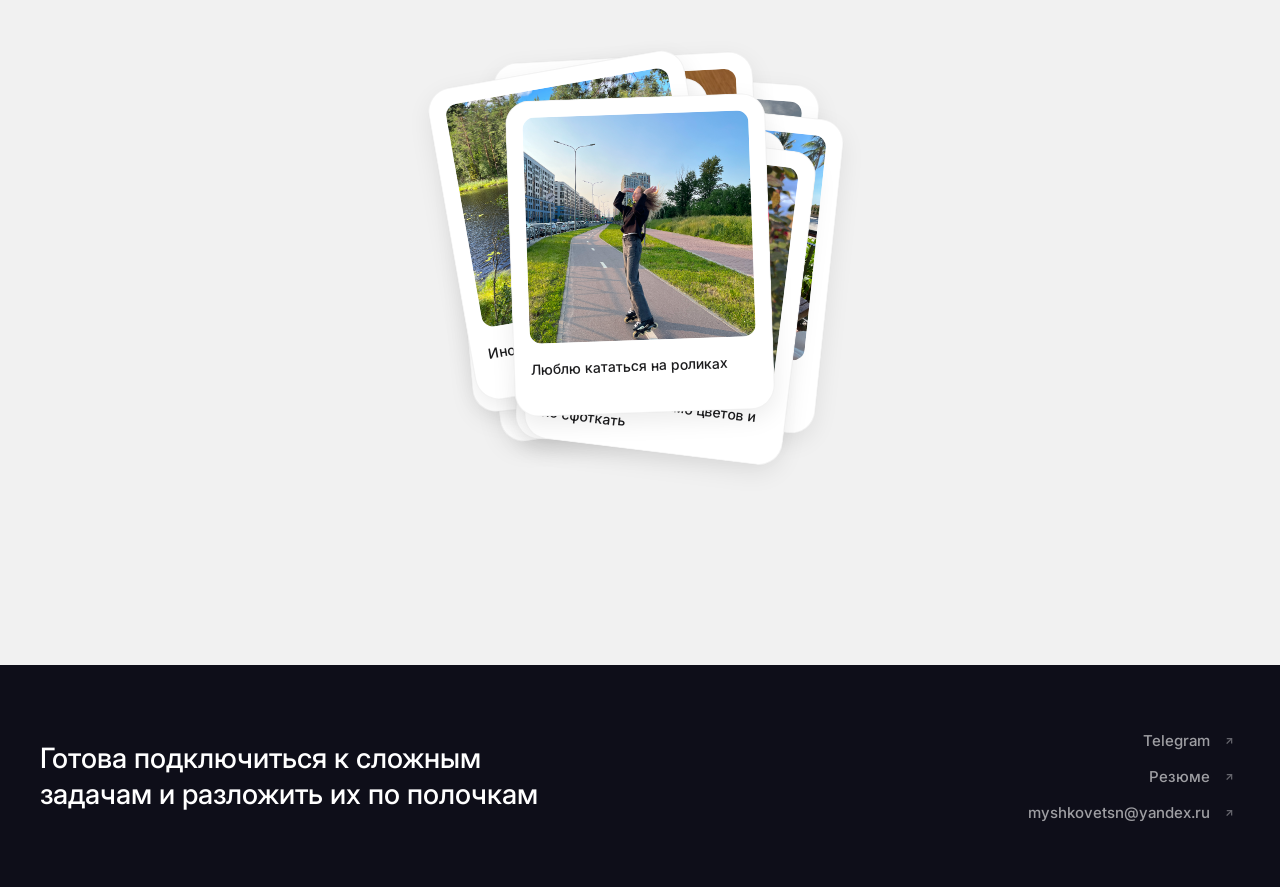
<file: Portfolio Site/index.html>
<!doctype html>
<html lang="ru">
  <head>
    <meta charset="UTF-8" />
    <meta name="viewport" content="width=device-width" />
    <title>Мышковец Надежда — Product Designer</title>
    <meta name="description" content="Мышковец Надежда — Product Designer с опытом в B2C-продуктах" />
    <meta property="og:title" content="Мышковец Надежда — Product Designer" />
    <meta property="og:description" content="Проектирую сложные интерфейсы на основе UX-исследований и данных" />
    <meta property="og:image" content="https://myshkovetsn.ru/images/hero.png" />
    <meta property="og:type" content="website" />
    <link rel="preconnect" href="https://fonts.googleapis.com" />
    <link rel="preconnect" href="https://fonts.gstatic.com" crossorigin />
    <link href="https://fonts.googleapis.com/css2?family=Inter:wght@400;500;600;700&display=swap" rel="stylesheet" />
    <link rel="icon" type="image/png" href="images/favicon.png" />
    <style>
      *,
      *::before,
      *::after {
        box-sizing: border-box;
        margin: 0;
        padding: 0;
      }

      /*
    ━━━━━━━━━━━━━━━━━━━━━━━━━━━━━━━
    ТИПОГРАФИКА — единая система
    ━━━━━━━━━━━━━━━━━━━━━━━━━━━━━━━
    Дисплей (hero-имя в шапке): 31px / 700
    Дисплей (секция "Проекты"):  64px / 700  letter-spacing: -0.03em
    Карточка — заголовок:        28px / 600  letter-spacing: -0.02em
    Карточка — описание:         15px / 400
    Hero bio:                    17px / 400  leading: 1.65
    Навигация:                   14px / 500
    Подпись (muted):             15px / 400
    ━━━━━━━━━━━━━━━━━━━━━━━━━━━━━━━
    */

      :root {
        --bg: #f1f1f1;
        --dark: #0e0e19;
        --text: #0e0e19;
        --muted: #7a7a7a;
        --border: rgba(0, 0, 0, 0.1);
      }

      html {
        scroll-behavior: smooth;
      }

      body {
        font-family: "Inter", sans-serif;
        background: var(--bg);
        color: var(--text);
        -webkit-font-smoothing: antialiased;
        overflow-x: hidden;
      }

      /* ══════════════════════════════
       NAV
       ══════════════════════════════ */
      .site-nav {
        position: fixed;
        top: 0;
        left: 0;
        right: 0;
        z-index: 200;
        padding: 20px 40px;
        display: flex;
        align-items: center;
        /* кнопки по центру относительно всего лого */
        justify-content: space-between;
        transition:
          background 0.35s,
          border-color 0.35s;
        border-bottom: 1px solid transparent;
      }

      .site-nav.solid {
        background: #ffffff;
        border-color: var(--border);
      }

      .nav-logo {
        text-decoration: none;
        display: flex;
        flex-direction: column;
      }

      .nav-logo-name {
        font-weight: 700;
        line-height: 1.15;
        font-size: 31px;
        color: #fff;
        transition:
          font-size 0.35s,
          color 0.35s;
      }

      .nav-logo-role {
        font-size: 16px;
        color: rgba(255, 255, 255, 0.7);
        transition:
          max-height 0.35s,
          opacity 0.35s;
        max-height: 28px;
        overflow: hidden;
      }

      .site-nav.solid .nav-logo-name {
        font-size: 15px;
        color: var(--text);
      }

      .site-nav.solid .nav-logo-role {
        max-height: 0;
        opacity: 0;
      }

      .nav-links {
        display: flex;
        gap: 8px;
        list-style: none;
      }

      .nav-pill {
        font-size: 14px;
        font-weight: 500;
        text-decoration: none;
        border-radius: 20px;
        padding: 7px 18px;
        background: rgba(255, 255, 255, 0.18);
        color: #fff;
        transition: opacity 0.2s;
      }

      .site-nav.solid .nav-pill {
        background: rgba(0, 0, 0, 0.07);
        color: var(--text);
      }

      .nav-pill:hover {
        opacity: 0.65;
      }

      .nav-burger {
        display: none;
        flex-direction: column;
        gap: 5px;
        cursor: pointer;
        background: none;
        border: none;
        padding: 4px;
      }

      .nav-burger span {
        display: block;
        width: 24px;
        height: 2px;
        background: #fff;
        border-radius: 2px;
        transition: background 0.3s;
      }

      .site-nav.solid .nav-burger span {
        background: var(--text);
      }

      .nav-overlay {
        display: none;
        position: fixed;
        inset: 0;
        z-index: 190;
        background: var(--dark);
        flex-direction: column;
        padding: 100px 32px 40px;
        opacity: 0;
        transition: opacity 0.25s;
      }

      .nav-overlay.open {
        display: flex;
        opacity: 1;
      }

      .nav-overlay .ol-link {
        font-size: 30px;
        font-weight: 700;
        color: #fff;
        text-decoration: none;
        margin-bottom: 20px;
        display: block;
      }

      .overlay-contacts {
        margin-top: 40px;
        padding-top: 24px;
        border-top: 1px solid rgba(255, 255, 255, 0.12);
        display: flex;
        flex-direction: column;
      }

      .overlay-contacts a {
        font-size: 15px;
        color: rgba(255, 255, 255, 0.55);
        text-decoration: none;
        margin-bottom: 12px;
      }

      .close-btn {
        position: absolute;
        top: 20px;
        right: 28px;
        background: none;
        border: none;
        color: #fff;
        font-size: 36px;
        cursor: pointer;
        line-height: 1;
      }

      /* ══════════════════════════════
       HERO — ровно 100vh, лицо сверху
       ══════════════════════════════ */
      .hero {
        position: relative;
        width: 100%;
        height: 100vh;
        /* ровно один экран */
        overflow: hidden;
        background: #111;
      }

      .hero-bg {
        /* портретное фото: якорим сверху чтобы лицо было видно */
        position: absolute;
        top: 0;
        /* Убираем 200, прижимаем к самому верху */
        left: 0;
        width: 100%;
        height: 100%;
        object-fit: cover;

        /* Смещаем фокус: по горизонтали центр, по вертикали 15% (поднимаем лицо вверх) */
        object-position: center 45%;
        animation: heroIn 1s cubic-bezier(0.25, 0.46, 0.45, 0.94) both;
      }

      @keyframes heroIn {
        from {
          transform: scale(1.06);
          opacity: 0;
        }

        to {
          transform: scale(1);
          opacity: 1;
        }
      }

      .hero-overlay {
        position: absolute;
        inset: 0;
        background: linear-gradient(to top, rgba(0, 0, 0, 0.72) 0%, rgba(0, 0, 0, 0.05) 50%, transparent 100%);
      }

      .hero-text {
        position: absolute;
        bottom: 48px;
        left: 40px;
        right: 40px;
        max-width: 560px;
        color: #fff;
        animation: textIn 0.9s 0.55s cubic-bezier(0.25, 0.46, 0.45, 0.94) both;
      }

      .hero-text p {
        font-size: 17px;
        line-height: 1.65;
      }

      @keyframes textIn {
        from {
          opacity: 0;
          transform: translateY(18px);
        }

        to {
          opacity: 1;
          transform: none;
        }
      }

      /* ══════════════════════════════
       PROJECTS
       ══════════════════════════════ */
      #projects {
        padding: 120px 40px;
        max-width: 1540px;
        margin: 0 auto;
      }

      .projects-list {
        display: flex;
        flex-direction: column;
        gap: 32px;
        /* Увеличили зазор между карточками */
      }

      .p-card {
        display: grid;
        grid-template-columns: 1fr 1fr;
        gap: 0;
        min-height: 480px;
        border-radius: 32px;
        /* Более мягкие углы */
        overflow: hidden;
        text-decoration: none;
        color: inherit;
        background: #ffffff;
        /* Всегда белый фон */
        border: 1px solid rgba(0, 0, 0, 0.05);
        transition:
          transform 0.4s cubic-bezier(0.4, 0, 0.2, 1),
          box-shadow 0.4s ease;
      }

      /* Дисплей-заголовок секции */
      .section-title {
        font-size: 64px;
        font-weight: 700;
        letter-spacing: -0.03em;
        line-height: 1.05;
        margin-bottom: 8px;
      }

      .section-sub {
        font-size: 15px;
        color: var(--muted);
        margin-bottom: 48px;
      }

      .projects-list {
        display: flex;
        flex-direction: column;
        gap: 16px;
      }

      /* Текстовая панель */
      .p-text {
        padding: 64px;
        /* Больше воздуха внутри */
        display: flex;
        flex-direction: column;
        justify-content: center;
      }

      .p-text-inner {
        position: relative;
        z-index: 1;
      }

      /* Карточка — заголовок: 28px semibold (увеличен с 23px) */
      .p-text h3 {
        font-size: 28px;
        font-weight: 600;
        letter-spacing: -0.025em;
        line-height: 1.25;
        margin-bottom: 14px;
      }

      .p-card:hover .p-text h3 {
        text-decoration: underline;
        text-underline-offset: 3px;
      }

      .p-text p {
        font-size: 15px;
        color: var(--muted);
        line-height: 1.7;
        margin-bottom: 28px;
      }

      .p-cta {
        font-size: 14px;
        font-weight: 500;
        color: var(--text);
        display: inline-flex;
        align-items: center;
        gap: 6px;
        opacity: 0;
        transform: translateX(-6px);
        transition:
          opacity 0.25s,
          transform 0.25s;
      }

      .p-card:hover .p-cta {
        opacity: 1;
        transform: none;
      }

      /* Фото-панель: скруглена со всех сторон */
      .p-image {
        position: relative;
        overflow: hidden;
        width: 100%;
        aspect-ratio: 1.2 / 1;
        background: #1a1020;
        border-radius: 20px;
        /* скругление всех углов */
      }

      .img-bg {
        position: absolute;
        inset: 0;
        width: 100%;
        height: 100%;
        object-fit: cover;
        display: block;
      }

      .img-ui {
        position: absolute;
        bottom: 0;
        width: 100%;
        height: 100%;
        object-fit: contain;
        display: block;
        transform-origin: bottom;
        transform: scale(0.9);
        transition: transform 0.6s cubic-bezier(0.4, 0, 0.2, 1);
      }

      .p-card:hover .img-ui {
        transform: scale(1);
      }

      /* ══════════════════════════════
       ОПЫТ РАБОТЫ
       ══════════════════════════════ */
      .experience-section {
        max-width: 1540px;
        margin: 160px auto;
        padding: 0 40px;
        display: grid;
        grid-template-columns: 1fr 1.5fr;
        /* Сетка как в проектах */
        gap: 80px;
        align-items: start;
      }

      /* Фикс для левой колонки и прилипания */
      .experience-left {
        height: 100%;
      }

      .skills-sticky-wrap {
        position: sticky;
        top: 140px;
        /* Прилипает к верху при скролле */
      }

      .skills-block {
        margin-top: 40px;
      }

      .skills-label {
        font-size: 15px;
        font-weight: 500;
        color: var(--muted);
        margin: 24px 0 12px;
      }

      .skills-list {
        display: flex;
        flex-wrap: wrap;
        gap: 8px;
      }

      .skill-tag {
        padding: 6px 14px;
        background: #fff;
        border: 1px solid var(--border);
        border-radius: 100px;
        font-size: 14px;
        font-weight: 500;
      }

      /* Карточки опыта в стиле Apple (без теней) */
      .experience-list {
        display: flex;
        flex-direction: column;
        gap: 16px;
      }

      .exp-item {
        background: #fff;
        padding: 32px;
        border-radius: 24px;
        border: 1px solid var(--border);
      }

      .exp-company {
        font-size: 20px;
        font-weight: 700;
        margin-bottom: 4px;
      }

      .exp-role {
        font-size: 15px;
        color: var(--muted);
        margin-bottom: 20px;
      }

      .exp-description li {
        font-size: 15px;
        line-height: 1.6;
        margin-bottom: 8px;
        color: var(--text);
      }

      .exp-header {
        display: flex;
        justify-content: space-between;
        align-items: baseline;
        margin-bottom: 12px;
      }

      .exp-company {
        font-size: 20px;
        font-weight: 600;
        color: var(--text);
      }

      .exp-date {
        font-size: 16px;
        color: var(--muted);
      }

      .exp-role {
        font-size: 16px;
        font-weight: 500;
        margin-bottom: 16px;
        color: var(--text);
      }

      .exp-description {
        font-size: 15px;
        line-height: 1.6;
        margin-bottom: 10px;
        color: #3a3a3c;
      }

      .exp-description li {
        font-size: 16px;
        line-height: 1.6;
        color: var(--text);
        margin-bottom: 8px;
        display: flex;
        gap: 10px;
      }

      .exp-description li::before {
        content: "—";
        /* Твой фирменный дефис */
        color: var(--muted);
      }

      /* ══════════════════════════════
       PHOTO CARDS — ровно 100vh, лицо сверху
       ══════════════════════════════ */
      #about-me {
        padding: 160px 20px; /* Тот самый отступ, который мы выбрали */
        background: var(--bg); /* Возвращаем светлый фон */
        color: var(--text);
        text-align: center;
        overflow: hidden;
        position: relative;
      }

      .about-title {
        font-size: 48px;
        font-weight: 700;
        letter-spacing: -0.03em;
        line-height: 1.1;
        max-width: 800px;
        margin: 0 auto 80px;
        color: var(--text); /* Гарантируем читаемость */
      }

      .photo-stack {
        position: relative;
        height: 500px; /* Высота зоны для раскидывания */
        max-width: 1000px;
        margin: 0 auto;
      }

      .stack-card {
        position: absolute;
        top: 50%;
        left: 50%;
        width: 260px; /* Немного компактнее для 9 штук */
        padding: 16px; /* Фиксированный отступ от края карточки до контента */
        background: #fff;
        border-radius: 24px;
        box-shadow: 0 8px 24px rgba(0, 0, 0, 0.08); /* Деликатная тень на светлом фоне */
        cursor: grab;
        transform: translate(calc(-50% + var(--x)), calc(-50% + var(--y))) rotate(var(--angle));
        transition: transform 0.3s cubic-bezier(0.2, 0.8, 0.2, 1);
        border: 1px solid rgba(0, 0, 0, 0.05); /* Тонкая рамка, чтобы карточка не сливалась с фоном f1f1f1 */
      }

      .stack-card:active {
        cursor: grabbing;
        scale: 1.05;
        z-index: 100;
      }

      .stack-card img {
        width: 100%;
        aspect-ratio: 1;
        object-fit: cover;
        border-radius: 12px;
        display: block;
        margin-bottom: 16px; /* Фиксированное расстояние от фото до текста */
        pointer-events: none; /* Дополнительная защита от Eagle */
      }

      .card-caption {
        font-size: 14px;
        line-height: 1.4;
        color: #1c1c1e;
        font-weight: 500;
        text-align: left;
        min-height: 40px; /* Резервируем место под 2 строки, чтобы карточки были одной высоты */
      }

      /* ══════════════════════════════
       FOOTER
       ══════════════════════════════ */
      .site-footer {
        background: var(--dark);
        color: #fff;
        padding: 64px 40px;
        display: grid;
        grid-template-columns: 1fr auto;
        align-items: center;
        gap: 40px;
      }

      .site-footer h2 {
        font-size: 28px;
        font-weight: 500;
        line-height: 1.3;
        max-width: 500px;
      }

      .footer-links {
        display: flex;
        flex-direction: column;
        gap: 14px;
        align-items: flex-end;
      }

      .footer-links a {
        font-size: 15px;
        font-weight: 500;
        color: rgba(255, 255, 255, 0.6);
        text-decoration: none;
        display: flex;
        align-items: center;
        gap: 8px;
        transition: color 0.2s;
      }

      .footer-links a:hover {
        color: #fff;
      }

      .arr {
        display: inline-flex;
        align-items: center;
        justify-content: center;
        width: 22px;
        height: 22px;
        border: 1 px solid currentColor;
        border-radius: 50%;
        font-size: 11px;
        font-weight: 700;
        opacity: 0.6;
        transition: opacity 0.2s;
        flex-shrink: 0;
      }

      .footer-links a:hover .arr {
        opacity: 1;
      }

      /* Fade-up */
      .fade-up {
        opacity: 0;
        transform: translateY(28px);
        transition:
          opacity 0.7s ease,
          transform 0.7s ease;
      }

      .fade-up.in {
        opacity: 1;
        transform: none;
      }

      /* ══════════════════════════════
       МОБИЛЬНАЯ ВЕРСИЯ
       ══════════════════════════════ */
      @media (max-width: 800px) {
        html,
        body {
          width: 100%;
          overflow-x: hidden;
          position: relative;
        }

        .site-nav {
          padding: 16px 20px;
          width: 100%;
        }

        .nav-links {
          display: none;
        }

        .nav-burger {
          display: flex;
        }

        .hero {
          height: auto;
          min-height: 80vh;
        }

        .hero-text {
          left: 20px;
          right: 20px;
          bottom: 28px;
          width: auto;
        }

        .hero-text p {
          font-size: 16px;
          line-height: 1.5;
        }

        #projects {
          padding: 60px 16px;
          width: 100%;
        }

        .section-title {
          font-size: 36px;
          line-height: 1.1;
        }

        .p-card {
          grid-template-columns: 1fr;
          min-height: auto;
          width: 100%;
        }

        .p-card.img-left .p-image {
          order: 0;
        }

        .p-image {
          aspect-ratio: 1 / 1;
          min-height: auto;
        }

        .p-text {
          padding: 32px 20px;
        }

        .p-text h3 {
          font-size: 22px;
        }

        .p-cta {
          opacity: 1;
          transform: none;
        }

        /* Уменьшаем общие отступы секции */
        #about-me {
          padding: 80px 16px;
        }

        /* Заголовок делаем более читабельным для мобилки */
        .about-title {
          font-size: 28px;
          margin-bottom: 40px;
          max-width: 100%;
        }

        /* Ограничиваем высоту зоны, чтобы карточки не разлетались за пределы экрана */
        .photo-stack {
          height: 400px;
          width: 100%;
        }

        /* Уменьшаем карточки, чтобы они не занимали весь экран */
        .stack-card {
          width: 180px; /* Было 260px */
          padding: 10px;
          border-radius: 16px;
          touch-action: none; /* Запрещает скролл страницы, когда палец на карточке */
        }

        .stack-card img {
          margin-bottom: 8px;
          border-radius: 8px;
        }

        .card-caption {
          font-size: 12px;
          min-height: 32px; /* Чуть меньше подпись */
        }

        /* ФИКС ОПЫТА РАБОТЫ */
        .experience-section {
          grid-template-columns: 1fr;
          gap: 32px;
          padding: 0 16px;
          margin: 80px 0;
          width: 100%;
        }

        .skills-sticky-wrap {
          position: static;
          width: 100%;
        }

        .experience-list {
          width: 100%;
          gap: 12px;
        }

        .exp-item {
          padding: 24px;
          width: 100%;
        }

        .site-footer {
          grid-template-columns: 1fr;
          padding: 40px 20px;
          width: 100%;
        }
        .footer-links {
          align-items: flex-start;
        }
      }
    </style>
  </head>

  <body>
    <nav class="site-nav" id="mainNav">
      <a href="index.html" class="nav-logo">
        <span class="nav-logo-name">Мышковец Надежда</span>
        <span class="nav-logo-role">Product designer</span>
      </a>
      <ul class="nav-links">
        <li><a class="nav-pill" href="#projects">Проекты</a></li>
        <li><a class="nav-pill" href="https://disk.yandex.ru/i/yGqZMtid8uBw-g" target="_blank">Резюме</a></li>
      </ul>
      <button class="nav-burger" id="burgerBtn" aria-label="Меню"><span></span><span></span><span></span></button>
    </nav>

    <div class="nav-overlay" id="navOverlay">
      <button class="close-btn" id="closeBtn">×</button>
      <a class="ol-link" href="#projects" id="olProjects">Проекты</a>
      <a class="ol-link" href="https://disk.yandex.ru/i/yGqZMtid8uBw-g" target="_blank">Резюме</a>
      <div class="overlay-contacts">
        <a href="https://t.me/NadyaMyshk" target="_blank">Telegram</a>
        <a href="mailto:myshkovetsn&#64;yandex.ru">myshkovetsn&#64;yandex.ru</a>
      </div>
    </div>

    <!-- HERO: ровно 100vh, лицо сверху -->
    <div class="hero">
      <img class="hero-bg" src="images/hero.png" alt="Мышковец Надежда" />
      <div class="hero-overlay"></div>
      <div class="hero-text">
        <p>
          Product Designer с опытом в B2C-продуктах. Проектирую сложные интерфейсы на основе UX-исследований и данных. Работаю с полным продуктовым циклом — от пользовательских интервью до
          тестирования и внедрения решений.
        </p>
      </div>
    </div>

    <!-- Полосы -->
    <div class="global-grid-lines">
      <div class="g-line"></div>
      <div class="g-line"></div>
      <div class="g-line"></div>
    </div>

    <section id="projects">
      <h2 class="section-title fade-up">Проекты</h2>
      <p class="section-sub fade-up">Избранные работы</p>
      <div class="projects-list">
        <!-- 3: текст слева, фото справа -->
        <a class="p-card fade-up" href="rating.html">
          <div class="p-text">
            <div class="p-text-inner">
              <h3>Просмотренные доклады</h3>
              <p>Рост конверсии в отзывы на 34%, среднее время заполнения сократилось в 3 раза</p>
              <span class="p-cta">Смотреть проект →</span>
            </div>
          </div>
          <div class="p-image">
            <img class="img-bg" src="images/rating-bg.png" alt="" />
            <img class="img-ui" src="images/rating-ui.png" alt="Просмотренные доклады" />
          </div>
        </a>

        <!-- 2: фото слева, текст справа -->
        <a class="p-card img-left fade-up" href="account.html">
          <div class="p-text">
            <div class="p-text-inner">
              <h3>Концепт личного пространства</h3>
              <p>Создала прототип персонализированного кабинета участника конференции для проверки 5 гипотез</p>
              <span class="p-cta">Смотреть проект →</span>
            </div>
          </div>
          <div class="p-image">
            <img class="img-bg" src="images/account-bg.png" alt="" />
            <img class="img-ui" src="images/account-ui.png" alt="Личное пространство" />
          </div>
        </a>

        <!-- 1: текст слева, фото справа -->
        <a class="p-card fade-up" href="navigation.html">
          <div class="p-text">
            <div class="p-text-inner">
              <h3>Система оценки навигации на конференциях</h3>
              <p>Разработала систему оценки, превращающую наблюдения в данные для улучшения пользовательского опыта</p>
              <span class="p-cta">Смотреть проект →</span>
            </div>
          </div>
          <div class="p-image">
            <img class="img-bg" src="images/nav-bg.png" alt="" />
            <img class="img-ui" src="images/nav-ui.png" alt="Система навигации" />
          </div>
        </a>
      </div>
    </section>

    <section class="experience-section fade-up">
      <div class="experience-left">
        <div class="skills-sticky-wrap">
          <h2 class="section-title">Опыт работы</h2>

          <div class="skills-block">
            <p class="skills-label">Навыки</p>
            <div class="skills-list">
              <span class="skill-tag">Mobile & Web дизайн</span>
              <span class="skill-tag">UX-исследоания</span>
              <span class="skill-tag">Дизайн-системы</span>
              <span class="skill-tag">CJM</span>
              <span class="skill-tag">Прототипирование</span>
              <span class="skill-tag">UI дизайн</span>
              <span class="skill-tag">UX-копирайтинг</span>
              <span class="skill-tag">Юзабилити-тестирования</span>
              <span class="skill-tag">A/B тестирования</span>
              <span class="skill-tag">Метрики</span>
            </div>

            <p class="skills-label">Инструменты</p>
            <div class="skills-list">
              <span class="skill-tag">Figma</span>
              <span class="skill-tag">Photoshop</span>
              <span class="skill-tag">Illustrator</span>
              <span class="skill-tag">After Effects</span>
              <span class="skill-tag">Miro</span>
              <span class="skill-tag">Jira</span>
              <span class="skill-tag">Mattermost</span>
              <span class="skill-tag">Trello</span>
              <span class="skill-tag">Notion</span>
              <span class="skill-tag">HTML, CSS (основы)</span>
            </div>
          </div>
        </div>
      </div>

      <div class="experience-list">
        <div class="exp-item">
          <div class="exp-header">
            <div class="exp-company">Finance & Productivity App, pre-seed</div>
            <div class="exp-date">Январь 2026 — н. вр.</div>
          </div>
          <div class="exp-role">Product Designer</div>
          <ul class="exp-description">
            <li>Проектирую MVP приложения для трекинга задач и личных финансов — на стыке productivity и fintech</li>
            <li>Совместно с фаундером формирую продуктовую стратегию и гипотезы ценности.</li>
            <li>Провела серию глубинных интервью, уточнила проблематику и сделала сегментацию аудитории.</li>
            <li>Формирую требования к MVP и проектирую пользовательские сценарии.</li>
            <li>Определила подход к монетизации (one-time purchase model).</li>
          </ul>
        </div>

        <div class="exp-item">
          <div class="exp-header">
            <div class="exp-company">JUG Ru Group</div>
            <div class="exp-date">Февраль 2024 — май 2025</div>
          </div>
          <div class="exp-role">Product designer</div>
          <ul class="exp-description">
            <li>
              Перепроектировала процесс сбора обратной связи, интегрировав оценку в основной пользовательский сценарий, что увеличило конверсию в отзывы с 12% до 34% и сократило среднее время
              заполнения формы в 3 раза.
            </li>
            <li>Участвовала в формировании дерева продуктовых метрик совместно с CX-командой.</li>
            <li>
              Сформулировала и приоритизировала гипотезы роста Retention и повторного участия, спроектировала MVP персонализированного кабинета участника; концепт представлен руководству и принят как
              основа для обсуждения развития экосистемы.
            </li>
            <li>
              Разработала методологию оценки качества навигации офлайн-конференций (Navigation Score) для 10+ ежегодных мероприятий с тысячами участников, протестированную на 9 площадках и внедрённую
              в работу Event-, CX- и Marketing-команд.
            </li>
          </ul>
        </div>

        <div class="exp-item">
          <div class="exp-header">
            <div class="exp-company">Pushkeen</div>
            <div class="exp-date">Апрель 2021 — Январь 2024</div>
          </div>
          <div class="exp-role">UI/UX designer</div>
          <ul class="exp-description">
            <li>Вела продукт компании — мобильное приложение Public Art (гид по уличному искусству): исследования, юзертесты, A/B-эксперименты, улучшение пользовательского опыта.</li>
            <li>Проектировала архитектуру и дизайн-системы для корпоративных сайтов.</li>
            <li>Вела коммуникацию с заказчиками: согласование требований, презентация дизайн-решений.</li>
          </ul>
        </div>
      </div>
    </section>

    <section id="about-me">
      <div class="about-container">
        <p class="about-label">Познакомимся поближе?</p>
        <h2 class="about-title">Здесь можно узнать меня чуть лучше, растащив карточки</h2>

        <div class="photo-stack" id="stack">
          <!-- Карточка 9 -->
          <div class="stack-card" style="--angle: -8deg; --x: -30px; --y: 15px">
            <img src="images/photocard-golden hours.png" alt="golden hours" />
            <div class="card-caption">Обожаю это чарующее освещение перед закатом</div>
          </div>
          <!-- Карточка 8 -->
          <div class="stack-card" style="--angle: 4deg; --x: 40px; --y: -20px">
            <img src="images/photocard-nature.png" alt="nature" />
            <div class="card-caption">Ценю время, проведенное на природе</div>
          </div>
          <!-- Карточка 7 -->
          <div class="stack-card" style="--angle: -3deg; --x: -10px; --y: -40px">
            <img src="images/photocard-coffee.png" alt="coffee" />
            <div class="card-caption">Мое утро не начнется без кофе</div>
          </div>
          <!-- Карточка 6 -->
          <div class="stack-card" style="--angle: 6deg; --x: 60px; --y: 10px">
            <img src="images/photocard-painting.png" alt="painting" />
            <div class="card-caption">Пытаюсь рисовать акварелью</div>
          </div>
          <!-- Карточка 5 -->
          <div class="stack-card" style="--angle: -5deg; --x: -50px; --y: -10px">
            <img src="images/photocard-sewing.png" alt="sewing" />
            <div class="card-caption">Шью себе одежду</div>
          </div>
          <!-- Карточка 4 -->
          <div class="stack-card" style="--angle: 2deg; --x: 10px; --y: 30px">
            <img src="images/photocard-sea.png" alt="sea" />
            <div class="card-caption">Как и многие, люблю море</div>
          </div>
          <!-- Карточка 3 -->
          <div class="stack-card" style="--angle: -10deg; --x: -60px; --y: -30px">
            <img src="images/photocard-hiking.png" alt="hiking" />
            <div class="card-caption">Иногда хожу в походы</div>
          </div>
          <!-- Карточка 2 -->
          <div class="stack-card" style="--angle: 7deg; --x: 30px; --y: 40px">
            <img src="images/photocard-roses.png" alt="roses" />
            <div class="card-caption">Не могу пройти мимо цветов и не сфоткать</div>
          </div>
          <!-- Карточка 1 -->
          <div class="stack-card" style="--angle: -2deg; --x: 0px; --y: 0px">
            <img src="images/photocard-roller skates.png" alt="roller skates" />
            <div class="card-caption">Люблю кататься на роликах</div>
          </div>
        </div>
      </div>
    </section>

    <footer class="site-footer">
      <h2>Готова подключиться к сложным задачам и разложить их по полочкам</h2>
      <div class="footer-links">
        <a href="https://t.me/NadyaMyshk" target="_blank">Telegram <span class="arr">↗</span></a>
        <a href="https://disk.yandex.ru/i/yGqZMtid8uBw-g" target="_blank">Резюме <span class="arr">↗</span></a>
        <a href="mailto:myshkovetsn&#64;yandex.ru">myshkovetsn&#64;yandex.ru <span class="arr">↗</span></a>
      </div>
    </footer>

    <script>
      const nav = document.getElementById("mainNav");
      function updateNav() {
        nav.classList.toggle("solid", window.scrollY > window.innerHeight * 0.55);
      }
      window.addEventListener("scroll", updateNav, { passive: true });
      updateNav();

      const overlay = document.getElementById("navOverlay");
      document.getElementById("burgerBtn").onclick = () => overlay.classList.add("open");
      document.getElementById("closeBtn").onclick = () => overlay.classList.remove("open");
      document.getElementById("olProjects").onclick = () => overlay.classList.remove("open");

      const fadeEls = document.querySelectorAll(".fade-up");
      if ("IntersectionObserver" in window) {
        const io = new IntersectionObserver(
          (ee) =>
            ee.forEach((e) => {
              if (e.isIntersecting) {
                e.target.classList.add("in");
                io.unobserve(e.target);
              }
            }),
          { threshold: 0, rootMargin: "0px 0px -40px 0px" },
        );
        fadeEls.forEach((el) => io.observe(el));
      } else {
        fadeEls.forEach((el) => el.classList.add("in"));
      }
      setTimeout(() => fadeEls.forEach((el) => el.classList.add("in")), 1500);

      <!-- Скрипт для перетаскивания -->
      const stack = document.getElementById("stack");
      const cards = document.querySelectorAll(".stack-card");

      cards.forEach((card) => {
        card.addEventListener("dragstart", (e) => e.preventDefault());
        let isDragging = false;
        let startX, startY;
        let currentX = 0,
          currentY = 0;

        card.addEventListener("mousedown", startDragging);
        window.addEventListener("mousemove", drag);
        window.addEventListener("mouseup", stopDragging);

        // Для мобилок
        card.addEventListener("touchstart", (e) => startDragging(e.touches[0]));
        window.addEventListener("touchmove", (e) => drag(e.touches[0]));
        window.addEventListener("touchend", stopDragging);

        function startDragging(e) {
          // Сбрасываем z-index у всех и даем текущей 1000
          cards.forEach((c) => (c.style.zIndex = 1));
          card.style.zIndex = 1000;
          isDragging = true;
          startX = e.clientX - currentX;
          startY = e.clientY - currentY;
          card.style.transition = "none";
        }

        function drag(e) {
          if (!isDragging) return;
          currentX = e.clientX - startX;
          currentY = e.clientY - startY;
          // Оставляем вращение, меняем только координаты
          const angle = getComputedStyle(card).getPropertyValue("--angle");
          card.style.transform = `translate(calc(-50% + ${currentX}px), calc(-50% + ${currentY}px)) rotate(${angle})`;
        }

        function stopDragging() {
          isDragging = false;
          card.style.transition = "transform 0.5s cubic-bezier(0.2, 0.8, 0.2, 1)";
        }
      });
    </script>
  </body>
</html>
</file>
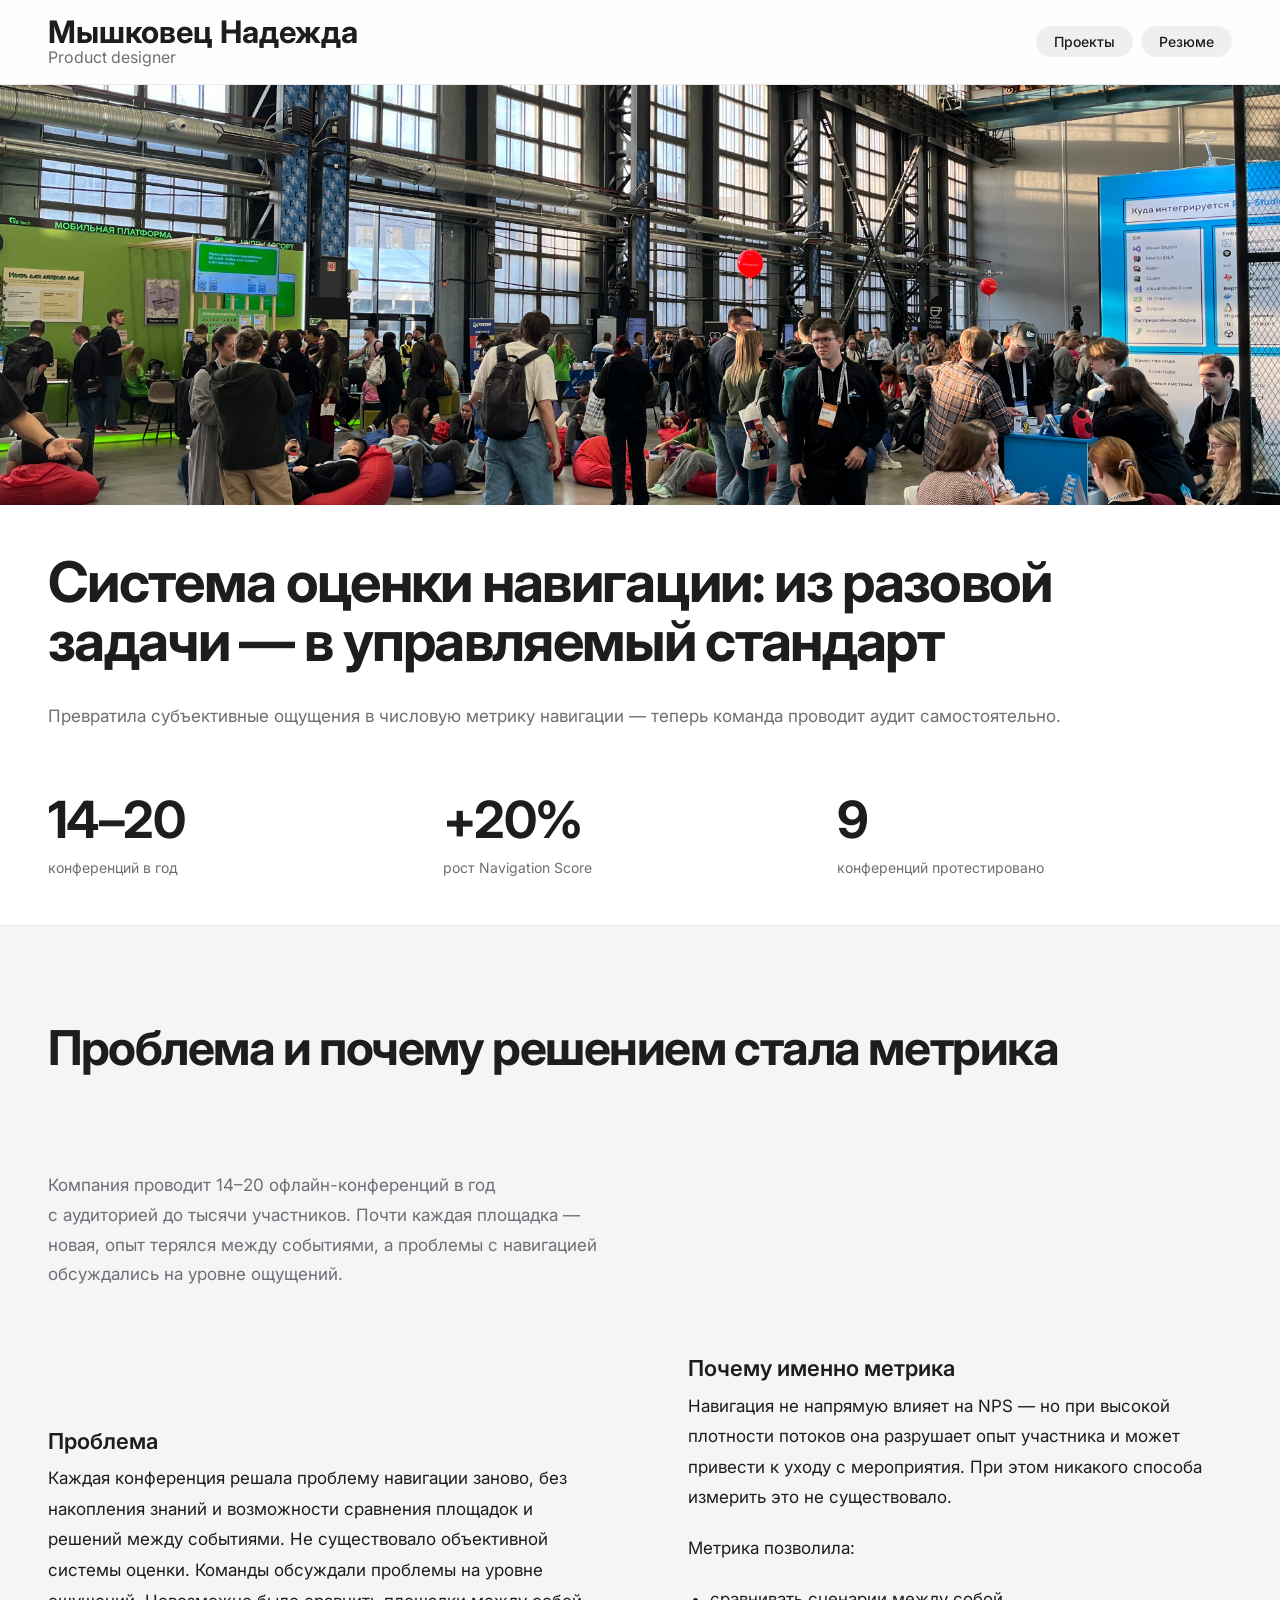
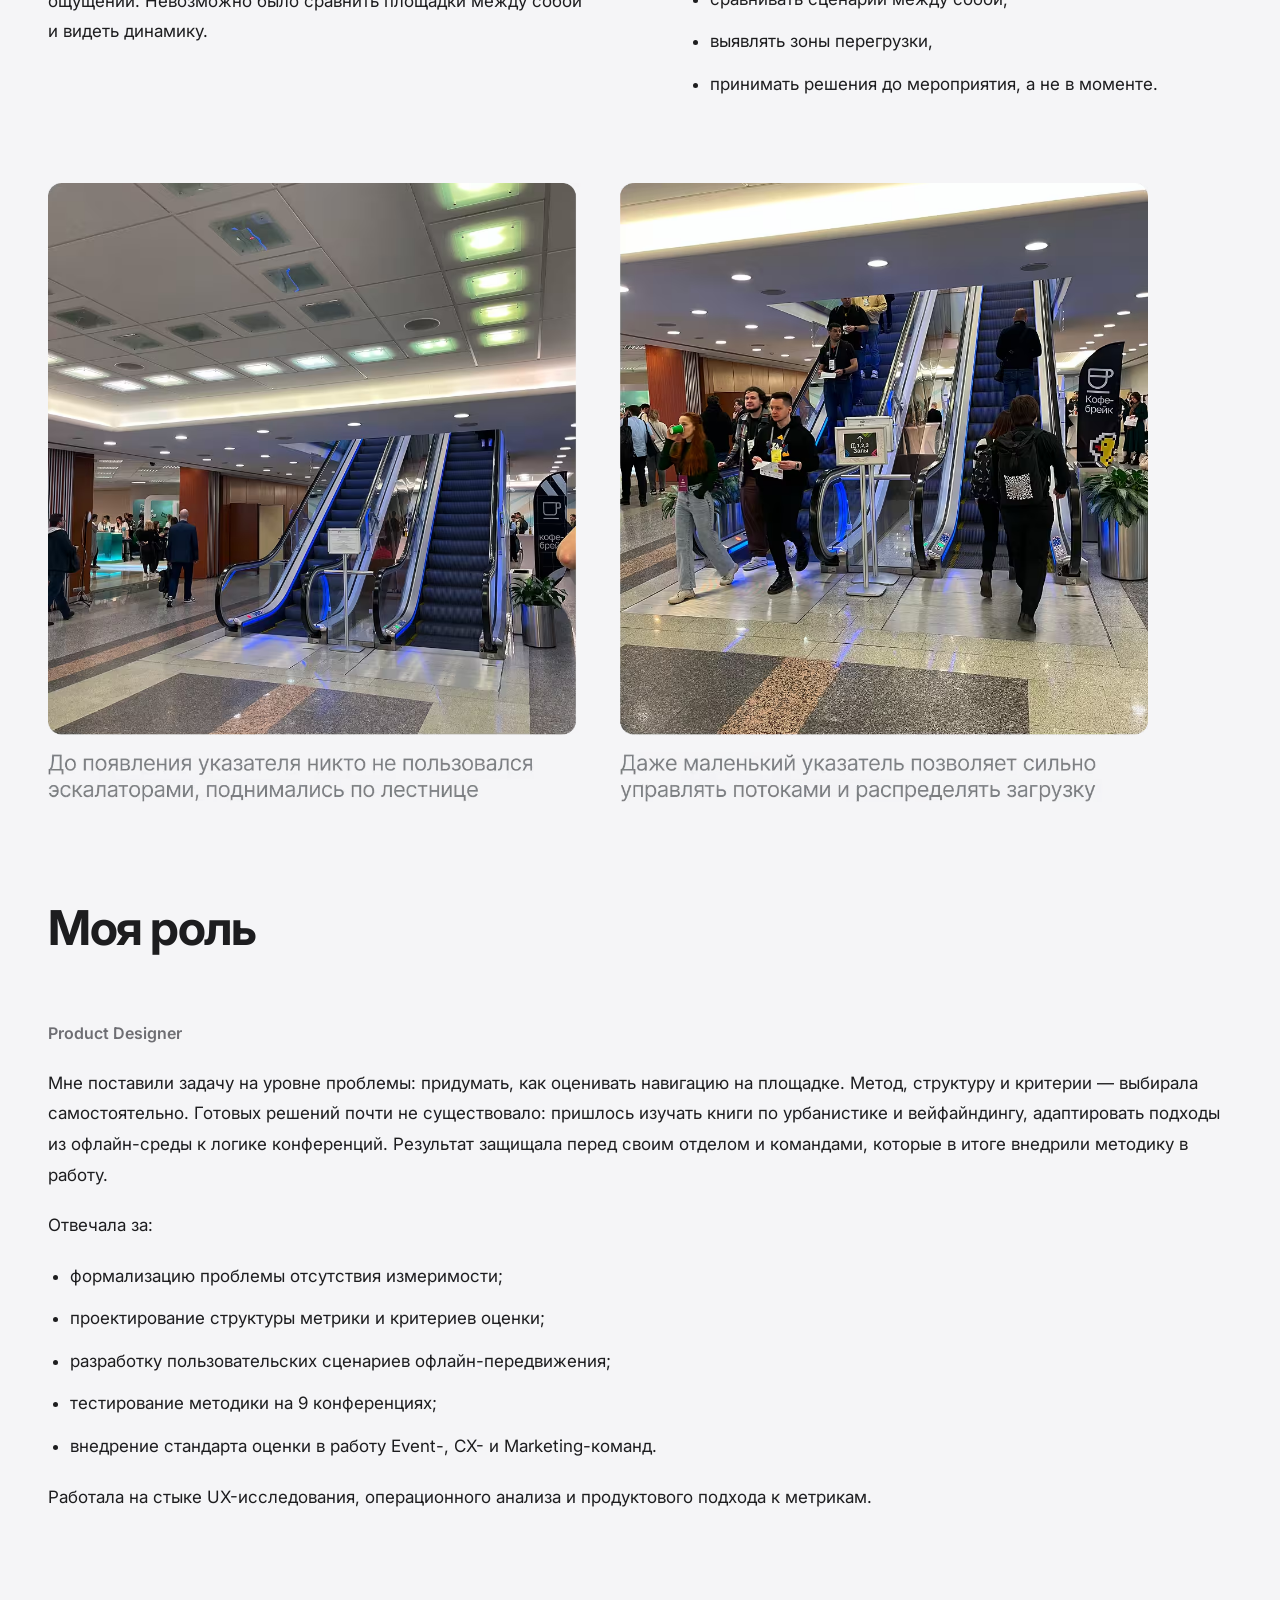
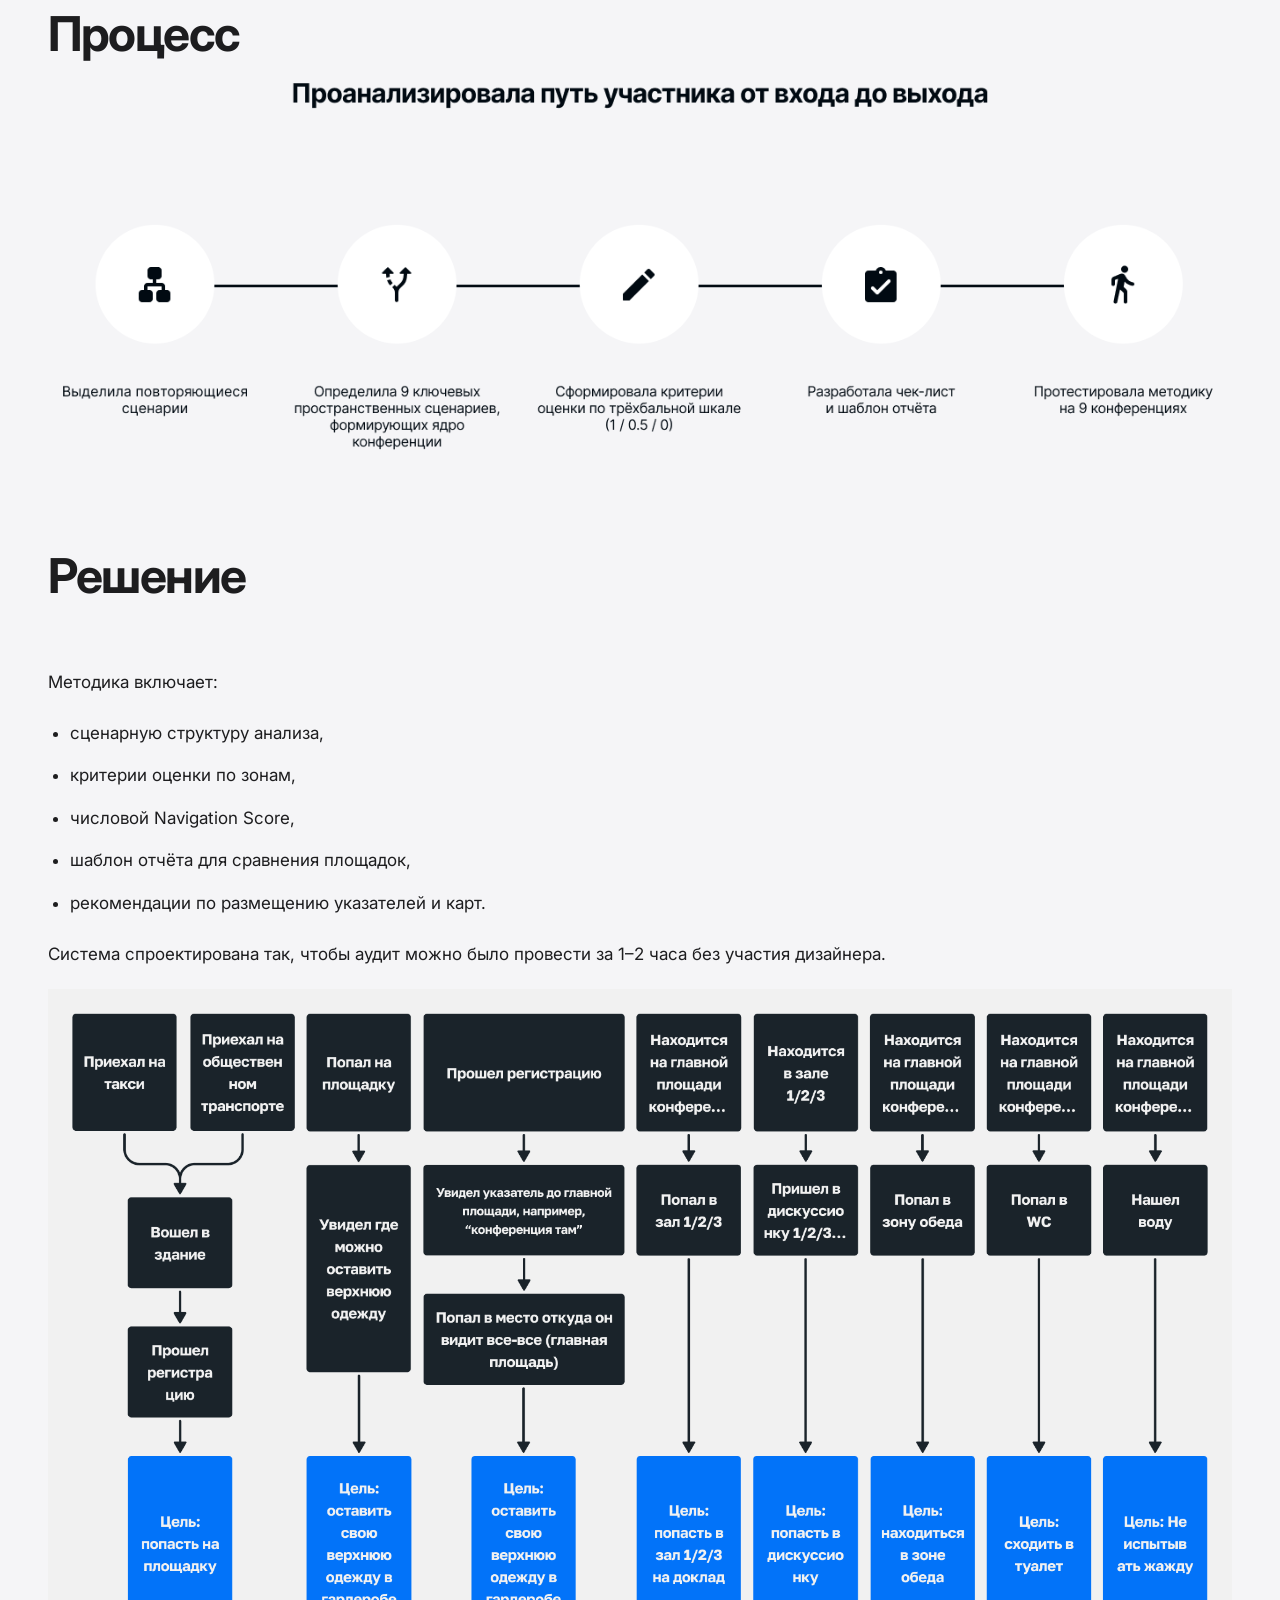
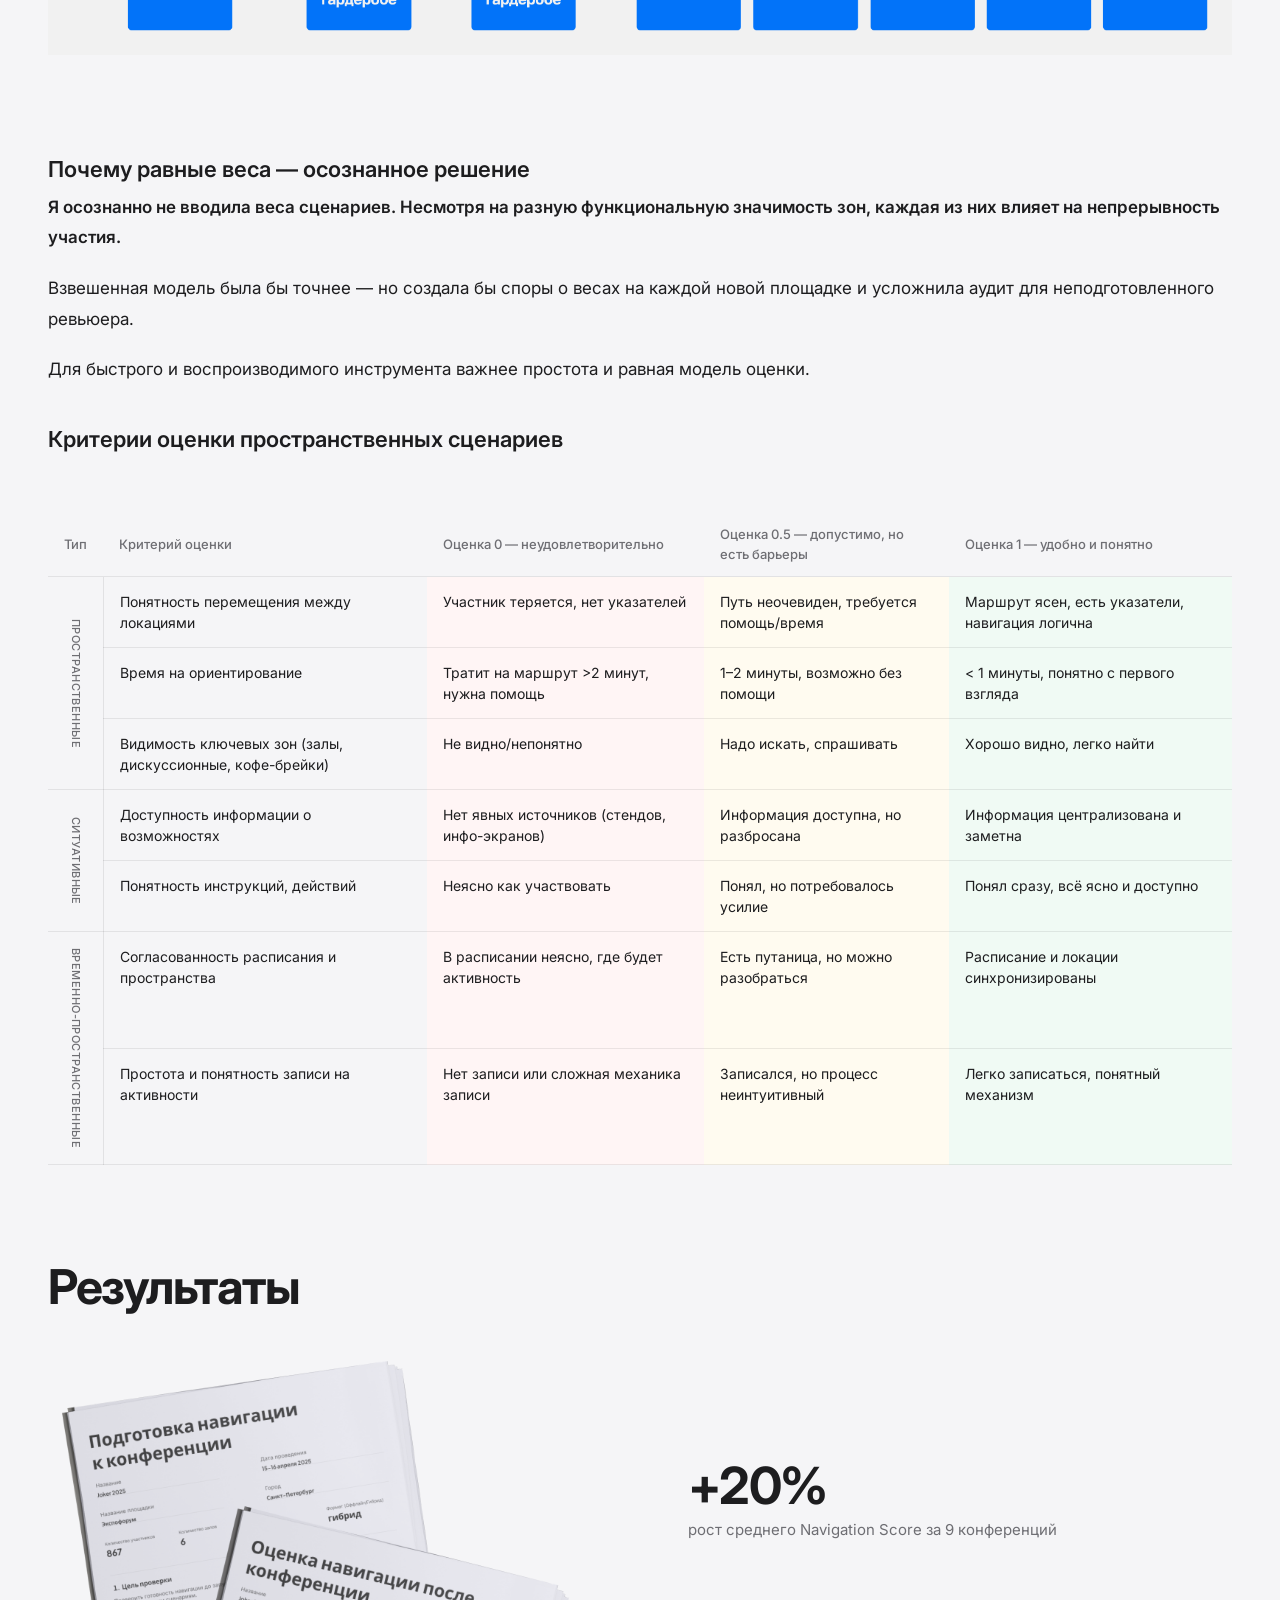
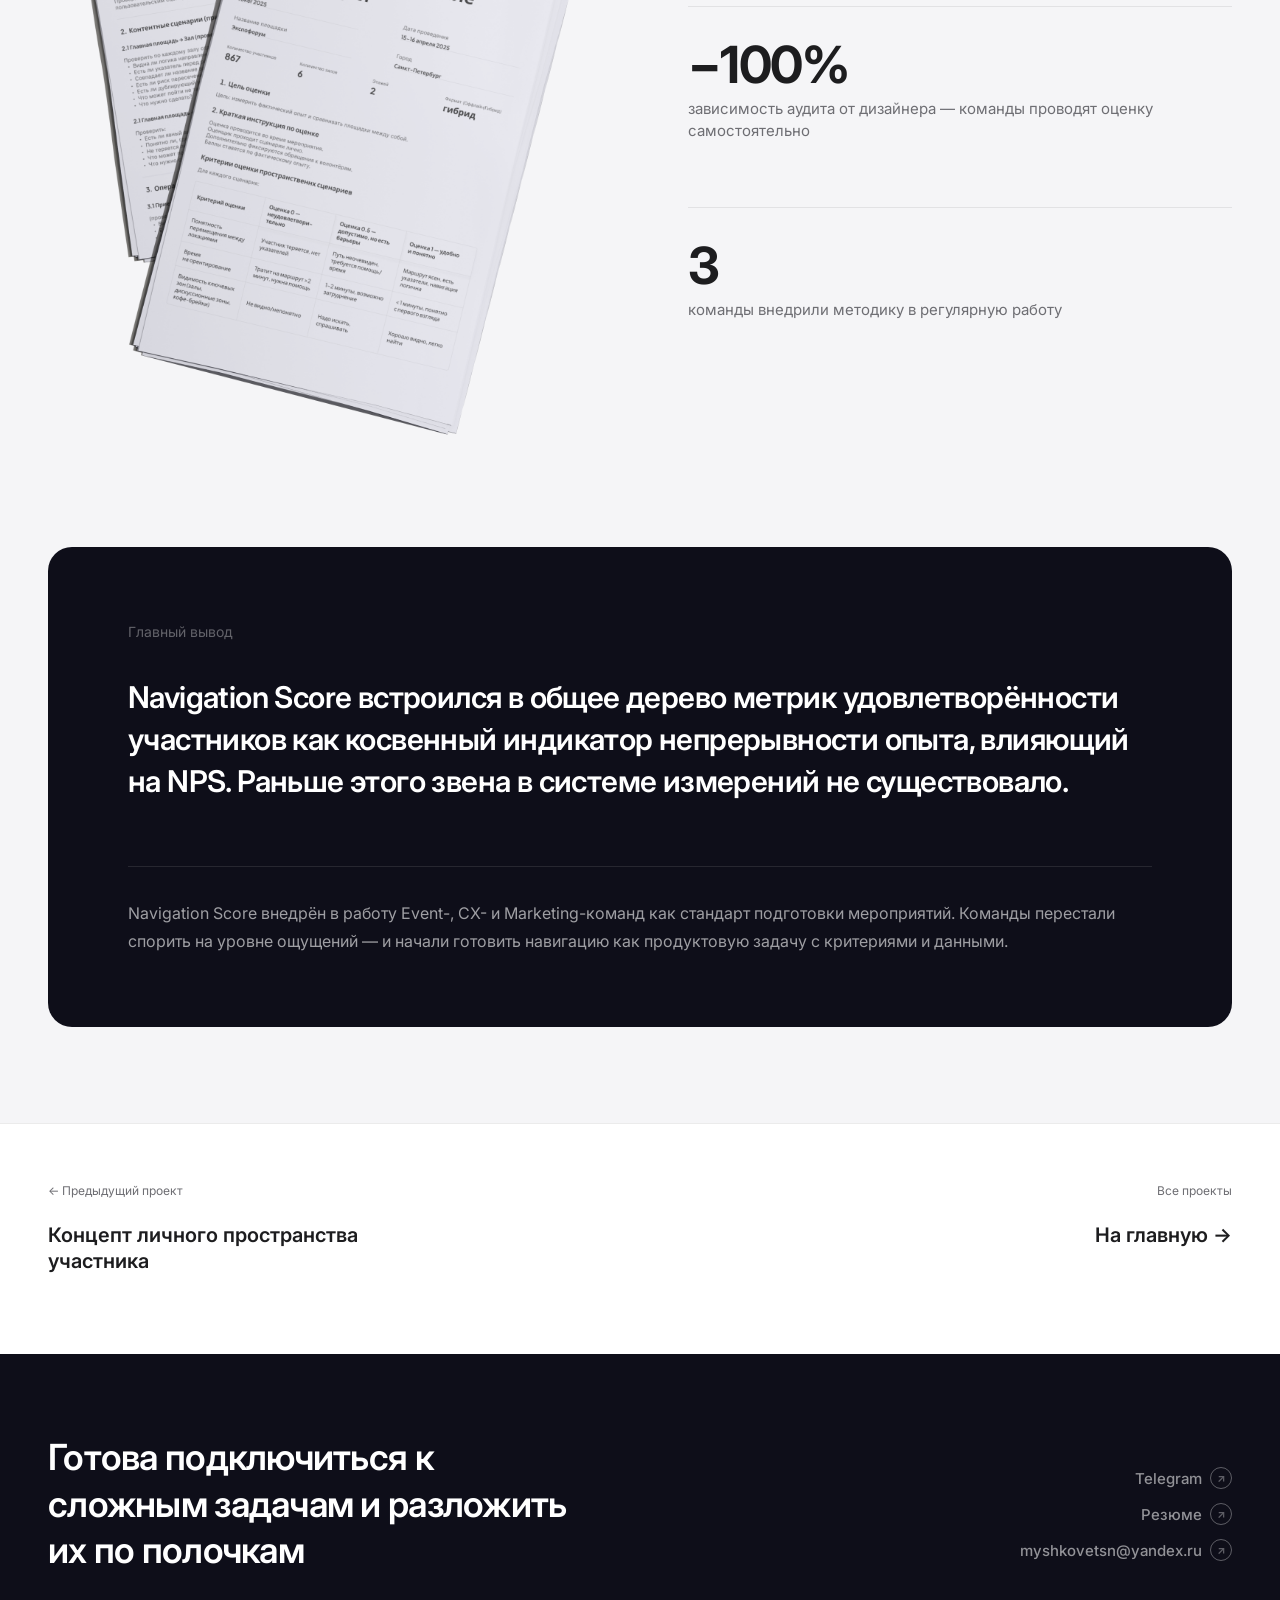
<file: navigation.html>
<!doctype html>
<html lang="ru">
  <head>
    <meta charset="UTF-8" />
    <meta name="viewport" content="width=device-width, initial-scale=1.0" />
    <title>Система оценки навигации — Мышковец Надежда</title>
    <link rel="preconnect" href="https://fonts.googleapis.com" />
    <link rel="preconnect" href="https://fonts.gstatic.com" crossorigin />
    <link href="https://fonts.googleapis.com/css2?family=Inter:wght@400;500;600;700&display=swap" rel="stylesheet" />
    <link rel="icon" type="image/png" href="images/favicon.png" />
    <link rel="icon" type="image/ico" href="images/favicon.favIcon.ico" />
    <link rel="stylesheet" href="case-shared.css" />
  </head>
  <body>
    <nav id="nav">
      <a href="index.html" class="nav-logo">
        <span class="nav-logo-name">Мышковец Надежда</span>
        <span class="nav-logo-role">Product designer</span>
      </a>
      <div class="nav-links">
        <a href="index.html#projects">Проекты</a>
        <a href="https://disk.yandex.ru/d/tPOqESseJCzjCw" target="_blank" rel="noopener">Резюме</a>
      </div>
      <button class="burger" id="burger" aria-label="Меню"><span></span><span></span></button>
    </nav>

    <div class="mobile-overlay" id="mobileOverlay">
      <div class="overlay-top"><button class="overlay-close" id="overlayClose">×</button></div>
      <div class="overlay-links">
        <a href="index.html#projects">Проекты</a>
        <a href="https://disk.yandex.ru/d/tPOqESseJCzjCw" target="_blank" rel="noopener">Резюме</a>
      </div>
      <div class="overlay-contacts">
        <a href="https://t.me/NadyaMyshk" target="_blank" rel="noopener">Telegram</a>
        <a href="mailto:myshkovetsn&#64;yandex.ru">myshkovetsn&#64;yandex.ru</a>
      </div>
    </div>
    <!-- COVER IMAGE -->
    <div class="case-cover">
      <img src="images/nav-thumb.JPG" alt="Конференция — навигация участников" />
    </div>

    <!-- CASE HEADER -->
    <div class="case-header-wrap">
      <header class="case-header case-header--left">
        <div class="case-header-left">
          <h1 class="case-h1">Система оценки навигации: из разовой задачи — в управляемый стандарт</h1>
          <p class="case-subtitle">Превратила субъективные ощущения в числовую метрику навигации — теперь команда проводит аудит самостоятельно.</p>
          <div class="stats-row">
            <div class="stat-item">
              <div class="stat-value">14–20</div>
              <div class="stat-label">конференций в год</div>
            </div>
            <div class="stat-item">
              <div class="stat-value">+20%</div>
              <div class="stat-label">рост Navigation Score</div>
            </div>
            <div class="stat-item">
              <div class="stat-value">9</div>
              <div class="stat-label">конференций протестировано</div>
            </div>
          </div>
        </div>
        <div class="case-header-right">
          <!-- пусто — декоративная колонка -->
        </div>
      </header>
    </div>

    <!-- CONTENT -->
    <main class="case-content">
      <!-- Проблема и почему решением стала метрика -->
      <h2 class="section-title fade-up">Проблема и почему решением стала метрика</h2>
      <section>
        <!-- Контекст — на всю ширину, узкий -->
        <div class="context-block fade-up">
          <p>
            Компания проводит 14–20 офлайн-конференций в год с аудиторией до тысячи участников. Почти каждая площадка — новая, опыт терялся между событиями, а проблемы с навигацией обсуждались
            на уровне ощущений.
          </p>
        </div>

        <!-- Проблема + Метрика — две колонки -->
        <div class="split fade-up">
          <div class="split-text">
            <h3 class="sub-title fade-up">Проблема</h3>
            <p>
              Каждая конференция решала проблему навигации заново, без накопления знаний и возможности сравнения площадок и решений между событиями. Не существовало объективной системы оценки. Команды
              обсуждали проблемы на уровне ощущений. Невозможно было сравнить площадки между собой и видеть динамику.
            </p>
          </div>
          <div class="split-text">
            <h3 class="sub-title fade-up">Почему именно метрика</h3>
            <p>
              Навигация не напрямую влияет на NPS — но при высокой плотности потоков она разрушает опыт участника и может привести к уходу с мероприятия. При этом никакого способа измерить это не
              существовало.
            </p>
            <p>Метрика позволила:</p>
            <ul>
              <li>сравнивать сценарии между собой,</li>
              <li>выявлять зоны перегрузки,</li>
              <li>принимать решения до мероприятия, а не в моменте.</li>
            </ul>
          </div>
        </div>

        <!-- Фото -->
        <img src="images/nav-escalator.avif" alt="Эскалатор" style="width: 100%; border-radius: 0px; max-width: 1100px; margin-top: 64px;" />
      </section>

      <!-- Моя роль -->
      <section>
        <h2 class="section-title fade-up">Моя роль</h2>
        <p style="font-size: 16px; font-weight: 600; color: var(--muted); margin-bottom: 12px">Product Designer</p>
        <p>
          Мне поставили задачу на уровне проблемы: придумать, как оценивать навигацию на площадке. Метод, структуру и критерии — выбирала самостоятельно. Готовых решений почти не существовало:
          пришлось изучать книги по урбанистике и вейфайндингу, адаптировать подходы из офлайн-среды к логике конференций. Результат защищала перед своим отделом и командами, которые в итоге внедрили
          методику в работу.
        </p>
        <p class="fade-up">Отвечала за:</p>
        <ul class="fade-up">
          <li>формализацию проблемы отсутствия измеримости;</li>
          <li>проектирование структуры метрики и критериев оценки;</li>
          <li>разработку пользовательских сценариев офлайн-передвижения;</li>
          <li>тестирование методики на 9 конференциях;</li>
          <li>внедрение стандарта оценки в работу Event-, CX- и Marketing-команд.</li>
        </ul>
        <p class="fade-up">Работала на стыке UX-исследования, операционного анализа и продуктового подхода к метрикам.</p>
      </section>

      <!-- Процесс -->
      <section>
        <h2 class="section-title fade-up">Процесс</h2>

        <img src="images/nav-process.png" alt="Процесс" style="width: 100%; border-radius: 0px" />
      </section>

      <!-- Решение -->
      <section>
        <h2 class="section-title fade-up">Решение</h2>
        <p class="fade-up">Методика включает:</p>
        <ul class="fade-up">
          <li>сценарную структуру анализа,</li>
          <li>критерии оценки по зонам,</li>
          <li>числовой Navigation Score,</li>
          <li>шаблон отчёта для сравнения площадок,</li>
          <li>рекомендации по размещению указателей и карт.</li>
        </ul>
        <p class="fade-up">Система спроектирована так, чтобы аудит можно было провести за 1–2 часа без участия дизайнера.</p>

        <div class="scenario-diagram">
          <img src="images/nav-scenarios.png" alt="Сценарии" style="width: 100%; border-radius: 0px" />
        </div>

        <h3 class="sub-title fade-up">Почему равные веса — осознанное решение</h3>
        <p><strong>Я осознанно не вводила веса сценариев. Несмотря на разную функциональную значимость зон, каждая из них влияет на непрерывность участия.</strong></p>
        <p>Взвешенная модель была бы точнее — но создала бы споры о весах на каждой новой площадке и усложнила аудит для неподготовленного ревьюера.</p>
        <p>Для быстрого и воспроизводимого инструмента важнее простота и равная модель оценки.</p>

        <h3 class="sub-title fade-up">Критерии оценки пространственных сценариев</h3>
        <div style="overflow-x: auto; margin-top: 60px">
          <table class="criteria-table fade-up">
            <thead>
              <tr>
                <th>Тип</th>
                <th>Критерий оценки</th>
                <th>Оценка 0 — неудовлетворительно</th>
                <th>Оценка 0.5 — допустимо, но есть барьеры</th>
                <th>Оценка 1 — удобно и понятно</th>
              </tr>
            </thead>
            <tbody>
              <tr>
                <td class="row-label" rowspan="3">Пространственные</td>
                <td>Понятность перемещения между локациями</td>
                <td class="score-0">Участник теряется, нет указателей</td>
                <td class="score-05">Путь неочевиден, требуется помощь/время</td>
                <td class="score-1">Маршрут ясен, есть указатели, навигация логична</td>
              </tr>
              <tr>
                <td>Время на ориентирование</td>
                <td class="score-0">Тратит на маршрут &gt;2 минут, нужна помощь</td>
                <td class="score-05">1–2 минуты, возможно без помощи</td>
                <td class="score-1">&lt; 1 минуты, понятно с первого взгляда</td>
              </tr>
              <tr>
                <td>Видимость ключевых зон (залы, дискуссионные, кофе-брейки)</td>
                <td class="score-0">Не видно/непонятно</td>
                <td class="score-05">Надо искать, спрашивать</td>
                <td class="score-1">Хорошо видно, легко найти</td>
              </tr>
              <tr>
                <td class="row-label" rowspan="2">Ситуативные</td>
                <td>Доступность информации о возможностях</td>
                <td class="score-0">Нет явных источников (стендов, инфо-экранов)</td>
                <td class="score-05">Информация доступна, но разбросана</td>
                <td class="score-1">Информация централизована и заметна</td>
              </tr>
              <tr>
                <td>Понятность инструкций, действий</td>
                <td class="score-0">Неясно как участвовать</td>
                <td class="score-05">Понял, но потребовалось усилие</td>
                <td class="score-1">Понял сразу, всё ясно и доступно</td>
              </tr>
              <tr>
                <td class="row-label" rowspan="2">Временно-пространственные</td>
                <td>Согласованность расписания и пространства</td>
                <td class="score-0">В расписании неясно, где будет активность</td>
                <td class="score-05">Есть путаница, но можно разобраться</td>
                <td class="score-1">Расписание и локации синхронизированы</td>
              </tr>
              <tr>
                <td>Простота и понятность записи на активности</td>
                <td class="score-0">Нет записи или сложная механика записи</td>
                <td class="score-05">Записался, но процесс неинтуитивный</td>
                <td class="score-1">Легко записаться, понятный механизм</td>
              </tr>
            </tbody>
          </table>
        </div>
      </section>

       <!-- Результаты -->
        <section>
  <h2 class="section-title fade-up">Результаты</h2>
  <div class="results-split fade-up">
    <div class="results-image">
      <img src="images/nav-docs.png" alt="Шаблоны" />
    </div>
    <div class="results-stats">
      <div class="result-stat-item">
        <div class="result-stat-value">+20%</div>
        <div class="result-stat-label">рост среднего Navigation Score за 9 конференций</div>
      </div>
      <div class="result-stat-item">
        <div class="result-stat-value">−100%</div>
        <div class="result-stat-label">зависимость аудита от дизайнера — команды проводят оценку самостоятельно</div>
      </div>
      <div class="result-stat-item">
        <div class="result-stat-value">3</div>
        <div class="result-stat-label">команды внедрили методику в регулярную работу</div>
      </div>
    </div>
  </div>
</section>
      

        <!-- Главный вывод -->
        <section class="fade-up">
          <div class="takeaway-section">
            <p class="takeaway-label">Главный вывод</p>
            <div class="takeaway-body">
              <p class="takeaway-text">
                Navigation Score встроился в общее дерево метрик удовлетворённости участников как косвенный индикатор непрерывности опыта, влияющий на NPS. Раньше этого звена в системе измерений не существовало.
              </p>
            </div>
            <p class="takeaway-sub">
              Navigation Score внедрён в работу Event-, CX- и Marketing-команд как стандарт подготовки мероприятий. Команды перестали спорить на уровне ощущений — и начали готовить навигацию как продуктовую задачу с критериями и данными.
            </p>
          </div>
        </section>
      </section>
    
    </main>

   <div class="case-nav-wrap">
      <nav class="case-nav">
        <a class="case-nav-link" href="account.html">
          <p class="case-nav-direction">← Предыдущий проект</p>
          <p class="case-nav-title">Концепт личного пространства участника</p>
        </a>
        <a class="case-nav-link next" href="index.html#projects">
          <p class="case-nav-direction">Все проекты</p>
          <p class="case-nav-title">На главную →</p>
        </a>
      </nav>
    </div>

    <footer>
      <p class="footer-cta">Готова подключиться к сложным задачам и разложить их по полочкам</p>
      <div class="footer-links">
        <a href="https://t.me/NadyaMyshk" target="_blank" rel="noopener">Telegram <span class="arr">↗</span></a>
        <a href="https://disk.yandex.ru/d/tPOqESseJCzjCw" target="_blank" rel="noopener">Резюме <span class="arr">↗</span></a>
        <a href="mailto:myshkovetsn&#64;yandex.ru">myshkovetsn&#64;yandex.ru <span class="arr">↗</span></a>
      </div>
    </footer>

    <script>
      const burger = document.getElementById("burger");
      const overlay = document.getElementById("mobileOverlay");
      const overlayClose = document.getElementById("overlayClose");
      burger.addEventListener("click", () => overlay.classList.add("open"));
      overlayClose.addEventListener("click", () => overlay.classList.remove("open"));

      const io = new IntersectionObserver(
        (ee) =>
          ee.forEach((e) => {
            if (e.isIntersecting) {
              e.target.classList.add("visible");
              io.unobserve(e.target);
            }
          }),
        { threshold: 0, rootMargin: "-40px 0px" },
      );
      document.querySelectorAll(".fade-up").forEach((el) => io.observe(el));
      setTimeout(() => document.querySelectorAll(".fade-up").forEach((el) => el.classList.add("visible")), 1500);
    </script>
  </body>
</html>
</file>
<file: case-shared.css>
/*
  case-shared.css
  Общие стили для navigation.html, account.html, rating.html
  Apple-style: воздух, крупная типографика, чистые белые секции
*/

*,
*::before,
*::after {
  box-sizing: border-box;
  margin: 0;
  padding: 0;
}

:root {
  --bg:      #f5f5f7;
  --white:   #ffffff;
  --dark:    #0e0e19;
  --text:    #1d1d1f;
  --muted:   #6e6e73;
  --light:   #e8e8ed;
  --divider: rgba(0, 0, 0, 0.08);
  --border:  rgba(0, 0, 0, 0.08);
  --accent:  #1d1d1f;
  --radius:  20px;
  --max-w:   1520px;

--space-xs:  12px;   /* было 8  — мелкие детали: метка под цифрой */
--space-s:   20px;   /* было 16 — между абзацами, пунктами списка */
--space-m:   32px;   /* было 24 — заголовок → его контент */
--space-l:   64px;   /* было 48 — между подблоками внутри секции */
--space-xl:  96px;   /* было 80 — между секциями */
--space-2xl: 140px;  /* было 120 — между крупными блоками */
}

html { scroll-behavior: smooth; }
body {
  font-family: "Inter", sans-serif;
  background: var(--bg);
  color: var(--text);
  -webkit-font-smoothing: antialiased;
  overflow-x: hidden;
}

/* NAV */
#nav {
  position: sticky;
  top: 0;
  z-index: 100;
  background: rgba(255, 255, 255, 0.85);
  backdrop-filter: saturate(180%) blur(20px);
  -webkit-backdrop-filter: saturate(180%) blur(20px);
  border-bottom: 1px solid var(--divider);
  display: flex;
  align-items: center;
  justify-content: space-between;
  padding: 16px 48px;
}
.nav-logo { display: flex; flex-direction: column; text-decoration: none; }
.nav-logo-name { font-size: 31px; font-weight: 700; color: var(--text); line-height: 1; }
.nav-logo-role { font-size: 16px; color: var(--muted); line-height: 1.3; }
.nav-links { display: flex; gap: 8px; }
.nav-links a {
  display: inline-block;
  padding: 7px 18px;
  border-radius: 100px;
  font-size: 14px;
  font-weight: 500;
  text-decoration: none;
  background: rgba(0, 0, 0, 0.06);
  color: var(--text);
  transition: background 0.2s;
}
.nav-links a:hover { background: rgba(0, 0, 0, 0.11); }
.burger { display: none; flex-direction: column; gap: 5px; background: none; border: none; cursor: pointer; padding: 4px; }
.burger span { display: block; width: 24px; height: 2px; background: var(--text); border-radius: 2px; }

/* MOBILE OVERLAY */
.mobile-overlay {
  display: none;
  position: fixed;
  inset: 0;
  z-index: 200;
  background: var(--dark);
  flex-direction: column;
  justify-content: space-between;
  padding: 32px 40px 48px;
}
.mobile-overlay.open { display: flex; }
.overlay-top { display: flex; justify-content: flex-end; }
.overlay-close { background: none; border: none; color: #fff; font-size: 36px; cursor: pointer; line-height: 1; opacity: 0.7; }
.overlay-links { display: flex; flex-direction: column; gap: 16px; }
.overlay-links a { font-size: 30px; font-weight: 700; color: #fff; text-decoration: none; }
.overlay-contacts { display: flex; flex-direction: column; gap: 8px; }
.overlay-contacts a { font-size: 14px; color: var(--muted); text-decoration: none; }

/* HERO COVER */
.case-cover { width: 100%; height: 420px; overflow: hidden; background: var(--light); }
.case-cover img { width: 100%; height: 100%; object-fit: cover; object-position: center; display: block; }

/* HERO COVER с UI поверх фона */
.case-cover--ui {
  position: relative;
  width: 110%;
  height: 420px;
  overflow: hidden;
  background: var(--dark);
}

.case-cover--ui .cover-bg {
  position: absolute;
  inset: 0;
  width: 100%;
  height: 100%;
  object-fit: cover;
  object-position: center;
  display: block;
  opacity: 0.5; /* фон приглушён */
}

.case-cover--ui .cover-ui {
  position: absolute;
  bottom: 0;
  left: 50%;
  transform: translateX(-50%);
  width: 90%;
  max-width: 960px;
  display: block;
  object-fit: contain;
  object-position: bottom center;
}

@media (max-width: 800px) {
  .case-cover--ui { height: 320px; }
  .case-cover--ui .cover-ui { width: 95%; }
}

/* CASE HEADER */
.case-header-wrap { background: var(--white); border-bottom: 1px solid var(--divider); }
.case-header {
  max-width: var(--max-w);
  margin: 0 auto;
  padding: 48px 48px;
  display: grid;
  grid-template-columns: 1fr 1.4fr;
  gap: 80px;
  align-items: start;
}
.case-header--left { grid-template-columns: 1.4fr 1fr; }
.case-header--left .case-header-right { display: none; }

/* ТИПОГРАФИКА — clamp для плавного масштабирования */
.case-h1 {
  font-size: clamp(32px, 5vw, 56px);
  font-weight: 700;
  letter-spacing: -0.03em;
  line-height: 1.05;
  margin-bottom: var(--space-m);
}
.case-subtitle {
  font-size: 17px;
  color: var(--muted);
  line-height: 1.65;
  margin-bottom: 0;
}
.case-meta { border-top: 1px solid var(--divider); }
.meta-item { padding: 16px 0; border-bottom: 1px solid var(--divider); }
.meta-item:last-child { border-bottom: none; }
.meta-label { font-size: 11px; font-weight: 500; letter-spacing: 0.05em; text-transform: uppercase; color: var(--muted); margin-bottom: 6px; }
.meta-value { font-size: 15px; line-height: 1.65; color: var(--text); }

h2.section-title {
  font-size: clamp(28px, 4vw, 48px);
  font-weight: 700;
  letter-spacing: -0.03em;
  line-height: 1.1;
  margin-bottom: var(--space-m);
}
h3.sub-title {
  font-size: clamp(18px, 2.5vw, 22px);
  font-weight: 600;
  line-height: 1.3;
  margin-top: var(--space-l);
  margin-bottom: var(--space-s);
}
h3.sub-title:first-child { margin-top: 0; }

h2.section-title + .split,
h2.section-title + .brief-grid,
h2.section-title + p,
h2.section-title + figure,
h2.section-title + .full-media,
h2.section-title + .criteria-wrapper { margin-top: var(--space-l); }

p { font-size: 17px; line-height: 1.8; margin-bottom: var(--space-s); }
p:last-child { margin-bottom: 0; }
p + p { margin-top: var(--space-s); }
ul, ol { padding-left: 22px; margin-top: var(--space-s); margin-bottom: var(--space-s); }
li { font-size: 17px; line-height: 1.8; margin-bottom: var(--space-xs); }
li:last-child { margin-bottom: 0; }
strong { font-weight: 600; }

/* STATS */
.stats-row { display: flex; gap: 0; margin-top: var(--space-l); margin-bottom: 0; }
.stat-item { flex: 1; position: relative; }
.stat-value {
  font-size: clamp(2.5rem, 4vw, 3.5rem);
  font-weight: 700;
  letter-spacing: -0.03em;
  line-height: 1;
  color: var(--text);
  margin-bottom: var(--space-xs);
}
.stat-label { font-size: 14px; color: var(--muted); line-height: 1.4; }

/* CONTENT */
.case-content { max-width: var(--max-w); margin: 0 auto; padding: var(--space-xl) 48px; }
.case-content section { margin-top: var(--space-xl); }
.case-content section:first-child { margin-top: 0; }
.section-white { background: var(--white); margin-left: -48px; margin-right: -48px; padding: 80px 48px; }
.context-block { max-width: 560px; margin-bottom: var(--space-l); }
.context-block p { font-size: 17px; color: var(--muted); line-height: 1.75; }

/* SPLIT */
.split { display: grid; grid-template-columns: 1fr 1fr; gap: var(--space-xl); align-items: center; }
.split-image { overflow: hidden; border-radius: var(--radius); }
.split-image img { width: 100%; display: block; border-radius: var(--radius); }
figcaption { font-size: 13px; color: var(--muted); margin-top: 10px; line-height: 1.5; }
.brief-grid { display: grid; grid-template-columns: 1fr 2fr; gap: var(--space-xl); align-items: start; }

/* FULL MEDIA */
.full-media { border-radius: var(--radius); overflow: hidden; background: var(--light); }
.full-media img, .full-media video { width: 100%; display: block; }
.full-media video { background: #000; }

/* HIGHLIGHT */
.highlight { font-style: normal; font-weight: 500; border-left: 3px solid var(--accent); padding-left: 20px; margin: var(--space-l) 0; color: var(--text); }

/* RESEARCH PHOTO */
.research-photo { margin: 0; overflow: visible; width: 100%; }
.research-photo img { width: 100%; aspect-ratio: 3 / 4; object-fit: cover; object-position: center; border-radius: var(--radius); display: block; }
.research-photo figcaption { font-size: 14px; font-style: normal; font-weight: 400; color: var(--muted); margin-top: var(--space-xs); line-height: 1.5; text-align: center; width: 100%; display: block; }

/* TAKEAWAY */
.takeaway-section { background: var(--dark); border-radius: 24px; padding: 72px 80px; color: #fff; }
.takeaway-label { font-size: 14px; font-weight: 400; color: rgba(255, 255, 255, 0.35); margin-bottom: var(--space-m); }
.takeaway-body { display: flex; gap: 28px; align-items: flex-start; }
.takeaway-icon { width: 40px; flex-shrink: 0; margin-top: 4px; opacity: 0.4; }
.takeaway-icon img { width: 100%; display: block; }
.takeaway-text { font-size: clamp(20px, 3vw, 30px); font-weight: 600; letter-spacing: -0.02em; line-height: 1.4; color: #fff; }
.takeaway-sub { margin-top: var(--space-l); padding-top: var(--space-m); border-top: 1px solid rgba(255, 255, 255, 0.1); font-size: 16px; line-height: 1.75; color: rgba(255, 255, 255, 0.6); }

/* SCENARIO DIAGRAM */
.scenario-diagram { margin-bottom: var(--space-xl); }

/* CRITERIA TABLE */
.criteria-wrapper { overflow-x: auto; margin: var(--space-l) 0; }
.criteria-table { width: 100%; border-collapse: collapse; font-size: 14px; line-height: 1.5; }
.criteria-table th { padding: 12px 16px; text-align: left; font-weight: 500; font-size: 13px; color: var(--muted); border-bottom: 1px solid var(--divider); }
.criteria-table td { padding: 14px 16px; vertical-align: top; border-bottom: 1px solid var(--divider); color: var(--text); }
.criteria-table .row-label { font-size: 11px; font-weight: 500; color: var(--muted); text-transform: uppercase; letter-spacing: 0.04em; vertical-align: middle; border-right: 1px solid var(--divider); writing-mode: vertical-lr; text-align: center; width: 32px; padding: 16px 8px; }
.score-0  { color: #c0392b; background: #fff5f5; }
.score-05 { color: #92660a; background: #fffbf0; }
.score-1  { color: #1a6b3c; background: #f0faf4; }

/* RESULT CARDS */
.result-grid { display: grid; grid-template-columns: 1fr 1fr; gap: 16px; }
.result-card { display: flex; align-items: center; gap: 20px; background: var(--white); border: 1px solid var(--divider); border-radius: var(--radius); padding: 28px; }
.result-icon-box { width: 64px; height: 64px; flex-shrink: 0; background: #f0edff; border-radius: 14px; display: flex; align-items: center; justify-content: center; }
.result-icon-box img { width: 48px; height: 48px; object-fit: contain; }
.result-text { font-size: 16px; line-height: 1.55; margin: 0; }

/* PROCESS STEPS */
.process-steps { display: grid; grid-template-columns: repeat(3, 1fr); background: var(--white); border-radius: var(--radius); overflow: hidden; border: 1px solid var(--divider); }
.process-step { padding: 36px 32px 48px; border-right: 1px solid var(--divider); position: relative; }
.process-step:last-child { border-right: none; }
.step-accent { font-size: 17px; font-weight: 600; color: var(--accent); line-height: 1.3; margin-bottom: 6px; }
.step-desc { font-size: 15px; line-height: 1.55; color: var(--muted); }
.step-bar { height: 3px; background: var(--accent); border-radius: 2px; margin-top: 28px; }
.step-num { font-size: 13px; color: var(--muted); margin-top: 8px; }

/* ROLE BOXES */
.role-boxes { display: grid; grid-template-columns: repeat(4, 1fr); gap: 12px; margin: var(--space-m) 0 var(--space-l); }
.role-box { background: var(--text); color: #fff; padding: 32px 24px; border-radius: 16px; font-size: 20px; font-weight: 600; line-height: 1.2; }

/* HYPOTHESES */
.hypotheses { border: 1px solid var(--divider); border-radius: var(--radius); overflow: hidden; background: var(--white); }
.hypothesis { padding: 24px 28px; border-bottom: 1px solid var(--divider); }
.hypothesis:last-child { border-bottom: none; }
.hyp-num { font-size: 12px; color: var(--muted); margin-bottom: 4px; }
.hyp-title { font-size: 17px; font-weight: 600; margin-bottom: 6px; }
.hyp-desc { font-size: 15px; line-height: 1.65; color: var(--muted); }

/* CAPABILITIES */
.capabilities { display: flex; gap: 10px; flex-wrap: wrap; margin: 16px 0; }
.capability-tag { padding: 8px 18px; border-radius: 100px; background: var(--text); color: #fff; font-size: 14px; font-weight: 500; }

/* MVP SECTIONS */
.mvp-section { display: grid; grid-template-columns: 1fr 1fr; gap: 64px; align-items: center; padding: 64px 0; border-bottom: 1px solid var(--divider); }
.mvp-section:last-child { border-bottom: none; }
.mvp-section.img-left .mvp-text { order: 2; }
.mvp-section.img-left .mvp-image { order: 1; }
.mvp-image { border-radius: var(--radius); overflow: hidden; background: var(--light); }
.mvp-image img { width: 100%; display: block; }
.mvp-num { font-size: 13px; color: var(--muted); margin-bottom: 10px; }
.mvp-title { font-size: 28px; font-weight: 700; letter-spacing: -0.02em; margin-bottom: 14px; }
.mvp-desc { font-size: 17px; line-height: 1.8; margin-bottom: 12px; }
.mvp-hypothesis { font-size: 15px; color: var(--muted); line-height: 1.65; }
.mvp-hypothesis::before { content: "→ "; }

/* CYCLE / METRICS / PROTO */
.cycle-list { display: grid; grid-template-columns: repeat(4, 1fr); gap: 12px; margin: 28px 0; }
.cycle-item { background: var(--white); border: 1px solid var(--divider); border-radius: 14px; padding: 20px 18px; }
.cycle-step { font-size: 11px; color: var(--muted); margin-bottom: 6px; }
.cycle-name { font-size: 15px; font-weight: 600; margin-bottom: 4px; }
.cycle-metric { font-size: 13px; color: var(--muted); }
.metrics-grid { display: grid; grid-template-columns: repeat(2, 1fr); gap: 14px; }
.metric-item { background: var(--white); border: 1px solid var(--divider); border-radius: 14px; padding: 22px 24px; }
.metric-kind { font-size: 12px; color: var(--muted); margin-bottom: 6px; }
.metric-val { font-size: 17px; font-weight: 600; }
.proto-grid { display: grid; grid-template-columns: 1fr 1fr; gap: 20px; }
.proto-wrap { border-radius: var(--radius); overflow: hidden; background: var(--light); }
.proto-wrap img { width: 100%; display: block; }

/* CASE NAV */
.case-nav-wrap { border-top: 1px solid var(--divider); background: var(--white); }
.case-nav { max-width: var(--max-w); margin: 0 auto; padding: 56px 48px 80px; display: flex; justify-content: space-between; align-items: flex-start; gap: 32px; }
.case-nav-link { text-decoration: none; color: var(--text); max-width: 360px; }
.case-nav-link.next { text-align: right; }
.case-nav-direction { font-size: 12px; color: var(--muted); margin-bottom: 8px; }
.case-nav-title { font-size: 20px; font-weight: 600; line-height: 1.3; }
.case-nav-link:hover .case-nav-title { text-decoration: underline; }

/* FOOTER */
footer { background: var(--dark); color: #fff; padding: 80px 48px; display: grid; grid-template-columns: 1fr auto; gap: 40px; align-items: center; }
.footer-cta { font-size: clamp(24px, 3.5vw, 36px); font-weight: 600; letter-spacing: -0.02em; line-height: 1.3; max-width: 520px; }
.footer-links { display: flex; flex-direction: column; align-items: flex-end; gap: 14px; }
.footer-links a { color: rgba(255, 255, 255, 0.55); text-decoration: none; font-size: 15px; font-weight: 500; display: flex; align-items: center; gap: 8px; transition: color 0.2s; }
.footer-links a:hover { color: #fff; }
.arr { display: inline-flex; align-items: center; justify-content: center; width: 22px; height: 22px; border: 1.5px solid currentColor; border-radius: 50%; font-size: 11px; font-weight: 700; opacity: 0.6; flex-shrink: 0; }
.footer-links a:hover .arr { opacity: 1; }

/* FADE-UP */
.fade-up { opacity: 0; transform: translateY(32px); transition: opacity 0.75s ease, transform 0.75s ease; }
.fade-up.visible { opacity: 1; transform: none; }

/* Средний экран — ноутбук 1024-1280px */
@media (max-width: 1280px) {
  .case-header {
    grid-template-columns: 1fr 2fr; /* меньше пустого места слева */
  }

  .case-header--left {
    grid-template-columns: 2fr 1fr; /* для навигации */
  }
}


/* ноутбук — контент на всю ширину */
@media (max-width: 1400px) {
  .case-header {
    grid-template-columns: 1fr; /* одна колонка */
    padding: 48px 48px;
  }
  .case-header-right {
    grid-column: 1; /* явно в первую колонку */
  }

  .case-header-left {
    display: none; /* прячем пустую колонку */
  }

  .case-header--left {
    grid-template-columns: 1fr;
  }

  .case-header--left .case-header-left {
    display: block;
  }

  .case-header--left .case-header-right {
    display: none;
  }
}

/* ══════════════════════════════════════════
   MOBILE — один блок, без вложений
   ══════════════════════════════════════════ */
@media (max-width: 800px) {
  html, body { width: 100%; overflow-x: hidden; }

  /* Nav */
  #nav { padding: 12px 20px; }
  .nav-links { display: none; }
  .burger { display: flex; }
  .nav-logo-name { font-size: 22px; }
  .nav-logo-role { font-size: 14px; }

  /* Hero */
  .case-cover { height: 260px; }

  /* Header */
  .case-header { grid-template-columns: 1fr; padding: 40px 20px; gap: 24px; }
  .case-header-left { display: none; }
  .case-header--left { grid-template-columns: 1fr; }
  .case-header--left .case-header-left { display: block; width: 100%; }
  .case-header--left .case-header-right { grid-template-columns: 1fr; padding: 40px 20px; gap: 24px;  }

  /* Content */
  .case-content { padding: 48px 20px 64px; overflow-x: hidden; }
  .case-content * { max-width: 100%; word-break: break-word; }
  .case-content section { margin-top: 64px; }
  .section-white { margin-left: -20px; margin-right: -20px; padding: 48px 20px; }

  /* Stats — два в ряд */
  .stats-row { flex-wrap: wrap; gap: 28px 0; margin-top: 32px; }
  .stat-item { flex: 0 0 50%; padding-right: 0; border-bottom: none; }
  .stat-item:not(:last-child)::after { display: none; }
  .stat-value { font-size: clamp(2rem, 10vw, 3rem); }

  /* Split */
  .split { grid-template-columns: 1fr; gap: 32px; }
  .split .split-image { order: 2; }
  .split > div:not(.split-image) { order: 1; }
  .brief-grid { grid-template-columns: 1fr; gap: 24px; }
  .research-photo img { aspect-ratio: 4 / 3; }

  /* Takeaway */
  .takeaway-section { padding: 40px 24px; border-radius: 16px; }
  .takeaway-body { gap: 16px; }
  .takeaway-text { font-size: clamp(18px, 5vw, 22px); }
  .takeaway-sub { font-size: 15px; margin-top: 24px; padding-top: 20px; }

  /* Grids */
  .result-grid { grid-template-columns: 1fr; }
  .result-card { flex-direction: column; padding: 20px; }
  .proto-grid { grid-template-columns: 1fr; }
  .process-steps { grid-template-columns: 1fr; }
  .process-step { border-right: none; border-bottom: 1px solid var(--divider); }
  .process-step:last-child { border-bottom: none; }
  .role-boxes { grid-template-columns: repeat(2, 1fr); }
  .role-box { font-size: 16px; padding: 24px 16px; }
  .cycle-list { grid-template-columns: repeat(2, 1fr); }
  .metrics-grid { grid-template-columns: 1fr; }
  .mvp-section { grid-template-columns: 1fr; gap: 28px; padding: 40px 0; }
  .mvp-section.img-left .mvp-text { order: 2; }
  .mvp-section.img-left .mvp-image { order: 1; }

  /* Nav / Footer */
  .case-nav { padding: 40px 20px 60px; flex-direction: column; }
  .case-nav-link.next { text-align: left; }
  footer { grid-template-columns: 1fr; padding: 56px 20px; }
  .footer-links { align-items: flex-start; }
  
  }

  /* Воздух после фото перед заголовком */
figure + h2.section-title,
figure + h3.sub-title,
img + h2.section-title,
img + h3.sub-title { margin-top: 48px; }

/* Заголовок ближе к своему контенту, дальше от предыдущего */
h2.section-title { margin-top: 0; margin-bottom: 16px; }
h3.sub-title { margin-top: 40px; margin-bottom: 8px; }

/* Радиус на inline-картинках внутри контента */
.case-content figure img,
.case-content ol img,
.case-content li img { border-radius: 8px !important; }

/* ══════ RESULTS SPLIT ══════ */
.results-split {
  display: grid;
  grid-template-columns: 1fr 1fr;
  gap: var(--space-xl);
  align-items: center;
}
.results-image { margin: 0; }
.results-image img { width: 100%; display: block; border-radius: var(--radius); }
.results-image figcaption { font-size: 13px; color: var(--muted); margin-top: 8px; line-height: 1.5; }
.results-stats { display: flex; flex-direction: column; gap: var(--space-l); }
.result-stat-item { border-top: 1px solid var(--divider); padding-top: var(--space-m); }
.result-stat-item:first-child { border-top: none; padding-top: 0; }
.result-stat-value { font-size: clamp(2.5rem, 4vw, 3.5rem); font-weight: 700; letter-spacing: -0.03em; line-height: 1; color: var(--text); margin-bottom: 8px; }
.result-stat-label { font-size: 15px; color: var(--muted); line-height: 1.5; }

@media (max-width: 800px) {
  .results-split { grid-template-columns: 1fr; gap: 48px; }
}
</file>
